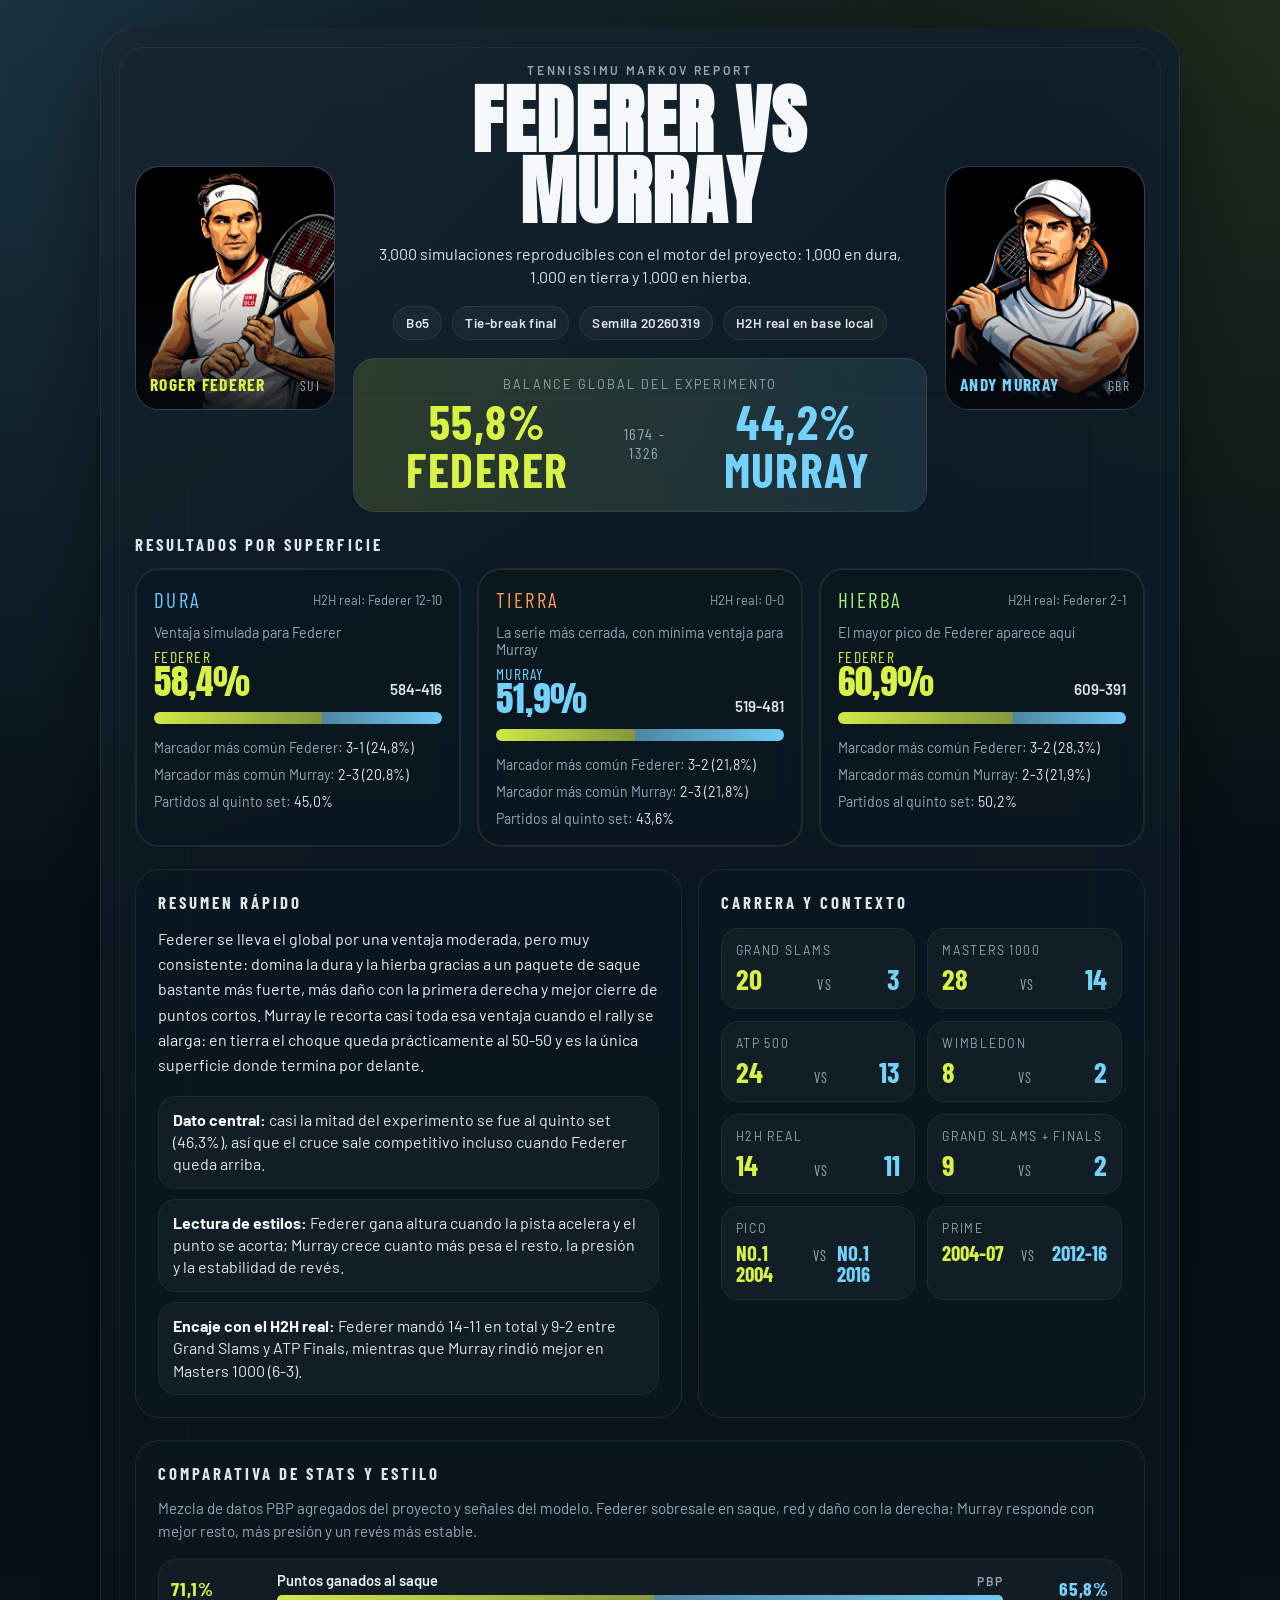
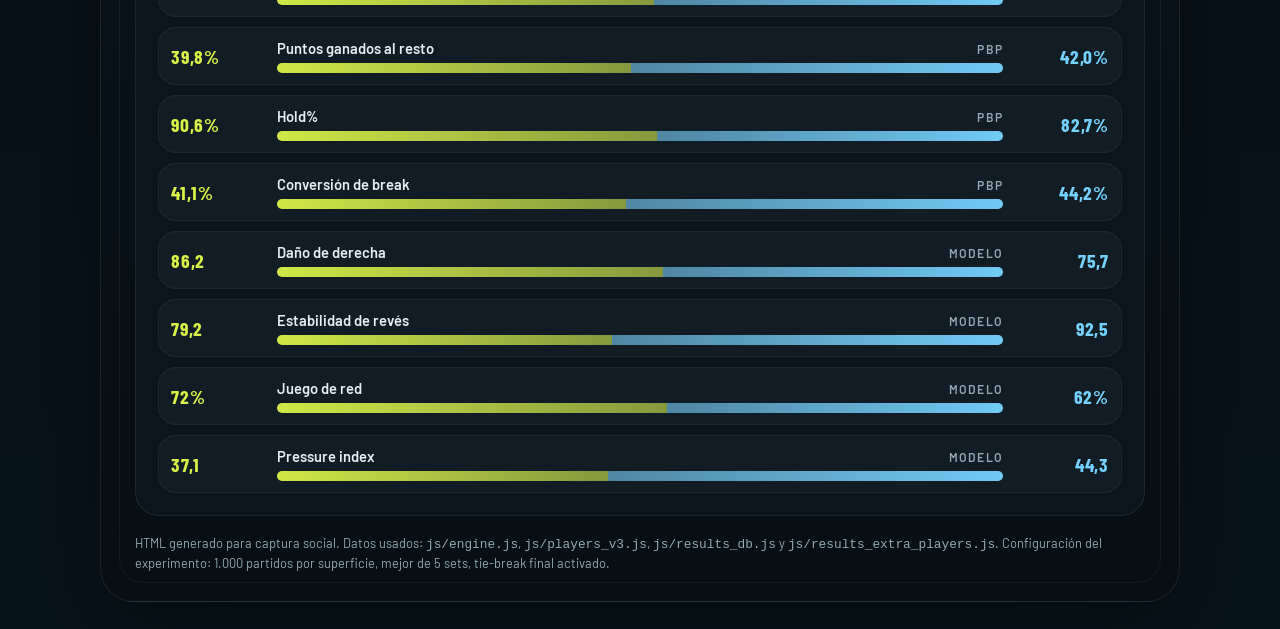
<file: federer-vs-murray.html>
<!DOCTYPE html>
<html lang="es">
<head>
<meta charset="UTF-8">
<meta name="viewport" content="width=device-width, initial-scale=1.0">
<title>Federer vs Murray | TennisSimu</title>
<meta name="description" content="Simulación Federer vs Murray con 1000 partidos por superficie, comparativa de carrera y resumen en español.">
<link rel="preconnect" href="https://fonts.googleapis.com">
<link rel="preconnect" href="https://fonts.gstatic.com" crossorigin>
<link href="https://fonts.googleapis.com/css2?family=Anton&family=Barlow:wght@400;500;600;700&family=Barlow+Condensed:wght@400;600;700&display=swap" rel="stylesheet">
<style>
  :root {
    --bg: #071017;
    --bg-soft: #0f1b24;
    --panel: rgba(11, 23, 31, 0.84);
    --panel-strong: rgba(8, 16, 23, 0.94);
    --line: rgba(201, 225, 236, 0.12);
    --text: #f5f7f8;
    --muted: #93a8b3;
    --fed: #d9f247;
    --fed-soft: #7d8f1f;
    --mur: #75d2ff;
    --mur-soft: #195c7e;
    --hard: #5fcfff;
    --clay: #ff9b54;
    --grass: #a3f278;
    --shadow: 0 28px 90px rgba(0, 0, 0, 0.42);
  }

  * {
    box-sizing: border-box;
  }

  html,
  body {
    margin: 0;
    min-height: 100%;
    background:
      radial-gradient(circle at top left, rgba(117, 210, 255, 0.18), transparent 36%),
      radial-gradient(circle at top right, rgba(217, 242, 71, 0.12), transparent 34%),
      linear-gradient(180deg, #061017 0%, #071017 50%, #08141b 100%);
    color: var(--text);
    font-family: "Barlow", sans-serif;
  }

  body {
    padding: 28px;
    display: flex;
    justify-content: center;
  }

  .poster {
    position: relative;
    width: min(1080px, calc(100vw - 32px));
    min-height: 1360px;
    background:
      linear-gradient(135deg, rgba(255, 255, 255, 0.03), transparent 30%),
      linear-gradient(180deg, rgba(15, 31, 42, 0.92), rgba(7, 14, 20, 0.98));
    border: 1px solid rgba(255, 255, 255, 0.08);
    border-radius: 34px;
    box-shadow: var(--shadow);
    overflow: hidden;
  }

  .poster::before,
  .poster::after {
    content: "";
    position: absolute;
    inset: auto;
    pointer-events: none;
  }

  .poster::before {
    top: 18px;
    left: 18px;
    right: 18px;
    bottom: 18px;
    border: 1px solid rgba(255, 255, 255, 0.05);
    border-radius: 24px;
  }

  .poster::after {
    top: 17%;
    left: 8%;
    width: 84%;
    height: 62%;
    border: 1px solid rgba(255, 255, 255, 0.04);
    border-radius: 22px;
    box-shadow:
      0 0 0 1px rgba(255, 255, 255, 0.02) inset,
      0 0 0 120px rgba(255, 255, 255, 0.01) inset;
    opacity: 0.35;
  }

  .hero {
    position: relative;
    z-index: 1;
    display: grid;
    grid-template-columns: 200px 1fr 200px;
    gap: 18px;
    align-items: center;
    padding: 34px 34px 22px;
  }

  .portrait {
    position: relative;
    height: 244px;
    border-radius: 24px;
    overflow: hidden;
    background: linear-gradient(180deg, rgba(255, 255, 255, 0.08), rgba(255, 255, 255, 0.02));
    border: 1px solid rgba(255, 255, 255, 0.1);
  }

  .portrait::after {
    content: "";
    position: absolute;
    inset: auto 0 0 0;
    height: 50%;
    background: linear-gradient(180deg, transparent, rgba(5, 10, 15, 0.88));
  }

  .portrait.fed {
    box-shadow: inset 0 0 0 1px rgba(217, 242, 71, 0.16);
  }

  .portrait.mur {
    box-shadow: inset 0 0 0 1px rgba(117, 210, 255, 0.18);
  }

  .portrait img {
    width: 100%;
    height: 100%;
    object-fit: cover;
    object-position: center top;
    filter: saturate(1.04) contrast(1.02);
  }

  .portrait-label {
    position: absolute;
    left: 14px;
    right: 14px;
    bottom: 14px;
    z-index: 1;
    display: flex;
    justify-content: space-between;
    align-items: baseline;
    gap: 12px;
    font-family: "Barlow Condensed", sans-serif;
    text-transform: uppercase;
    letter-spacing: 0.08em;
  }

  .portrait-name {
    font-size: 1.1rem;
    font-weight: 700;
  }

  .portrait-flag {
    color: var(--muted);
    font-size: 0.86rem;
  }

  .hero-copy {
    text-align: center;
  }

  .eyebrow {
    margin: 0 0 8px;
    color: var(--muted);
    text-transform: uppercase;
    letter-spacing: 0.22em;
    font-size: 0.76rem;
    font-weight: 600;
  }

  .title {
    margin: 0;
    font-family: "Anton", sans-serif;
    font-size: clamp(3rem, 6vw, 4.7rem);
    line-height: 0.95;
    letter-spacing: 0.02em;
    text-transform: uppercase;
  }

  .subtitle {
    margin: 14px auto 0;
    max-width: 560px;
    color: #dce5e9;
    font-size: 1rem;
    line-height: 1.45;
  }

  .chips {
    display: flex;
    justify-content: center;
    flex-wrap: wrap;
    gap: 10px;
    margin-top: 18px;
  }

  .chip {
    padding: 8px 12px;
    border-radius: 999px;
    border: 1px solid rgba(255, 255, 255, 0.08);
    background: rgba(255, 255, 255, 0.04);
    color: #dce5e9;
    font-size: 0.84rem;
    font-weight: 600;
    letter-spacing: 0.03em;
  }

  .headline {
    margin-top: 18px;
    padding: 18px 22px;
    border-radius: 22px;
    background: linear-gradient(90deg, rgba(217, 242, 71, 0.14), rgba(117, 210, 255, 0.12));
    border: 1px solid rgba(255, 255, 255, 0.08);
  }

  .headline-kicker {
    margin: 0 0 6px;
    font-size: 0.78rem;
    text-transform: uppercase;
    letter-spacing: 0.16em;
    color: var(--muted);
  }

  .headline-main {
    display: flex;
    align-items: baseline;
    justify-content: center;
    gap: 16px;
    font-family: "Barlow Condensed", sans-serif;
    text-transform: uppercase;
  }

  .headline-main strong {
    font-size: clamp(2rem, 4.5vw, 3rem);
    line-height: 1;
    letter-spacing: 0.03em;
  }

  .headline-main span {
    font-size: 1rem;
    color: var(--muted);
    letter-spacing: 0.1em;
  }

  .fed-tint {
    color: var(--fed);
  }

  .mur-tint {
    color: var(--mur);
  }

  .section {
    position: relative;
    z-index: 1;
    padding: 0 34px;
  }

  .section-title {
    margin: 0 0 14px;
    font-family: "Barlow Condensed", sans-serif;
    font-size: 1.05rem;
    letter-spacing: 0.18em;
    text-transform: uppercase;
    color: #dce5e9;
  }

  .surface-grid {
    display: grid;
    grid-template-columns: repeat(3, minmax(0, 1fr));
    gap: 16px;
    margin-top: 12px;
  }

  .surface-card {
    padding: 18px;
    border-radius: 24px;
    border: 1px solid rgba(255, 255, 255, 0.08);
    background: var(--panel);
    backdrop-filter: blur(10px);
  }

  .surface-card.hard {
    box-shadow: inset 0 0 0 1px rgba(95, 207, 255, 0.12);
  }

  .surface-card.clay {
    box-shadow: inset 0 0 0 1px rgba(255, 155, 84, 0.14);
  }

  .surface-card.grass {
    box-shadow: inset 0 0 0 1px rgba(163, 242, 120, 0.12);
  }

  .surface-top {
    display: flex;
    justify-content: space-between;
    align-items: center;
    gap: 14px;
    margin-bottom: 12px;
  }

  .surface-name {
    font-family: "Barlow Condensed", sans-serif;
    font-size: 1.3rem;
    letter-spacing: 0.12em;
    text-transform: uppercase;
  }

  .surface-h2h {
    color: var(--muted);
    font-size: 0.8rem;
    text-align: right;
  }

  .surface-leader {
    margin: 0;
    font-size: 0.9rem;
    color: var(--muted);
  }

  .surface-winline {
    display: flex;
    justify-content: space-between;
    align-items: flex-end;
    gap: 12px;
    margin: 6px 0 14px;
  }

  .surface-player {
    font-family: "Barlow Condensed", sans-serif;
    text-transform: uppercase;
    letter-spacing: 0.08em;
    font-size: 0.98rem;
  }

  .surface-pct {
    font-family: "Anton", sans-serif;
    font-size: 2.2rem;
    line-height: 0.9;
  }

  .surface-record {
    color: #dce5e9;
    font-size: 0.95rem;
    font-weight: 600;
  }

  .split-bar {
    display: flex;
    width: 100%;
    height: 12px;
    border-radius: 999px;
    overflow: hidden;
    background: rgba(255, 255, 255, 0.08);
    margin-bottom: 14px;
  }

  .split-bar .fed {
    background: linear-gradient(90deg, rgba(217, 242, 71, 0.95), rgba(217, 242, 71, 0.55));
  }

  .split-bar .mur {
    background: linear-gradient(90deg, rgba(117, 210, 255, 0.55), rgba(117, 210, 255, 0.95));
  }

  .surface-notes {
    display: grid;
    gap: 8px;
    color: #dbe4e8;
    font-size: 0.88rem;
    line-height: 1.35;
  }

  .surface-notes span {
    color: var(--muted);
  }

  .insight-grid {
    display: grid;
    grid-template-columns: 1.1fr 0.9fr;
    gap: 16px;
    margin-top: 22px;
  }

  .card {
    padding: 22px;
    border-radius: 24px;
    background: var(--panel);
    border: 1px solid rgba(255, 255, 255, 0.08);
  }

  .summary-copy {
    margin: 0;
    color: #e4ecef;
    font-size: 1rem;
    line-height: 1.58;
  }

  .summary-points {
    display: grid;
    gap: 10px;
    margin-top: 18px;
  }

  .summary-point {
    padding: 12px 14px;
    border-radius: 18px;
    background: rgba(255, 255, 255, 0.035);
    border: 1px solid rgba(255, 255, 255, 0.05);
    color: #dce5e9;
    line-height: 1.4;
  }

  .summary-point strong {
    color: var(--text);
  }

  .career-grid {
    display: grid;
    grid-template-columns: repeat(2, minmax(0, 1fr));
    gap: 12px;
    margin-top: 16px;
  }

  .duel {
    padding: 14px;
    border-radius: 18px;
    background: rgba(255, 255, 255, 0.035);
    border: 1px solid rgba(255, 255, 255, 0.05);
  }

  .duel-label {
    margin: 0 0 8px;
    color: var(--muted);
    font-size: 0.76rem;
    text-transform: uppercase;
    letter-spacing: 0.14em;
  }

  .duel-values {
    display: flex;
    justify-content: space-between;
    align-items: baseline;
    gap: 10px;
    font-family: "Barlow Condensed", sans-serif;
    text-transform: uppercase;
  }

  .duel-values strong {
    font-size: 1.8rem;
    line-height: 1;
  }

  .duel-values span {
    color: var(--muted);
    font-size: 0.9rem;
    letter-spacing: 0.08em;
  }

  .stats-card {
    margin-top: 22px;
  }

  .stats-lead {
    margin: 0 0 16px;
    color: var(--muted);
    font-size: 0.95rem;
    line-height: 1.5;
  }

  .metric-list {
    display: grid;
    gap: 10px;
  }

  .metric-row {
    display: grid;
    grid-template-columns: 92px 1fr 92px;
    gap: 14px;
    align-items: center;
    padding: 11px 12px;
    border-radius: 18px;
    background: rgba(255, 255, 255, 0.03);
    border: 1px solid rgba(255, 255, 255, 0.05);
  }

  .metric-value {
    font-family: "Barlow Condensed", sans-serif;
    font-size: 1.22rem;
    font-weight: 700;
    letter-spacing: 0.04em;
  }

  .metric-value.right {
    text-align: right;
  }

  .metric-label {
    display: flex;
    justify-content: space-between;
    align-items: baseline;
    gap: 12px;
    margin-bottom: 6px;
    font-size: 0.92rem;
    font-weight: 600;
    color: #e6eef1;
  }

  .metric-source {
    color: var(--muted);
    font-size: 0.76rem;
    text-transform: uppercase;
    letter-spacing: 0.1em;
  }

  .metric-track {
    display: flex;
    width: 100%;
    height: 10px;
    border-radius: 999px;
    overflow: hidden;
    background: rgba(255, 255, 255, 0.07);
  }

  .metric-track .fed {
    background: linear-gradient(90deg, rgba(217, 242, 71, 0.95), rgba(217, 242, 71, 0.55));
  }

  .metric-track .mur {
    background: linear-gradient(90deg, rgba(117, 210, 255, 0.55), rgba(117, 210, 255, 0.95));
  }

  .footer {
    padding: 18px 34px 28px;
    color: var(--muted);
    font-size: 0.8rem;
    line-height: 1.45;
  }

  @media (max-width: 960px) {
    body {
      padding: 14px;
    }

    .poster {
      width: 100%;
      min-height: auto;
    }

    .hero,
    .surface-grid,
    .insight-grid {
      grid-template-columns: 1fr;
    }

    .portrait {
      height: 300px;
    }

    .metric-row {
      grid-template-columns: 76px 1fr 76px;
      gap: 10px;
    }
  }
</style>
</head>
<body>
  <main class="poster">
    <section class="hero">
      <div class="portrait fed">
        <img src="img/federer.png" alt="Roger Federer">
        <div class="portrait-label">
          <span class="portrait-name fed-tint">Roger Federer</span>
          <span class="portrait-flag">SUI</span>
        </div>
      </div>

      <div class="hero-copy">
        <p class="eyebrow">TennisSimu Markov Report</p>
        <h1 class="title">Federer vs Murray</h1>
        <p class="subtitle">
          3.000 simulaciones reproducibles con el motor del proyecto: 1.000 en dura,
          1.000 en tierra y 1.000 en hierba.
        </p>

        <div class="chips">
          <span class="chip">Bo5</span>
          <span class="chip">Tie-break final</span>
          <span class="chip">Semilla 20260319</span>
          <span class="chip">H2H real en base local</span>
        </div>

        <div class="headline">
          <p class="headline-kicker">Balance global del experimento</p>
          <div class="headline-main">
            <strong class="fed-tint">55,8% Federer</strong>
            <span>1674 - 1326</span>
            <strong class="mur-tint">44,2% Murray</strong>
          </div>
        </div>
      </div>

      <div class="portrait mur">
        <img src="img/murray.png" alt="Andy Murray">
        <div class="portrait-label">
          <span class="portrait-name mur-tint">Andy Murray</span>
          <span class="portrait-flag">GBR</span>
        </div>
      </div>
    </section>

    <section class="section">
      <h2 class="section-title">Resultados por superficie</h2>
      <div class="surface-grid">
        <article class="surface-card hard">
          <div class="surface-top">
            <div class="surface-name" style="color: var(--hard);">Dura</div>
            <div class="surface-h2h">H2H real: Federer 12-10</div>
          </div>
          <p class="surface-leader">Ventaja simulada para Federer</p>
          <div class="surface-winline">
            <div>
              <div class="surface-player fed-tint">Federer</div>
              <div class="surface-pct fed-tint">58,4%</div>
            </div>
            <div class="surface-record">584-416</div>
          </div>
          <div class="split-bar">
            <div class="fed" style="width:58.4%"></div>
            <div class="mur" style="width:41.6%"></div>
          </div>
          <div class="surface-notes">
            <div><span>Marcador más común Federer:</span> 3-1 (24,8%)</div>
            <div><span>Marcador más común Murray:</span> 2-3 (20,8%)</div>
            <div><span>Partidos al quinto set:</span> 45,0%</div>
          </div>
        </article>

        <article class="surface-card clay">
          <div class="surface-top">
            <div class="surface-name" style="color: var(--clay);">Tierra</div>
            <div class="surface-h2h">H2H real: 0-0</div>
          </div>
          <p class="surface-leader">La serie más cerrada, con mínima ventaja para Murray</p>
          <div class="surface-winline">
            <div>
              <div class="surface-player mur-tint">Murray</div>
              <div class="surface-pct mur-tint">51,9%</div>
            </div>
            <div class="surface-record">519-481</div>
          </div>
          <div class="split-bar">
            <div class="fed" style="width:48.1%"></div>
            <div class="mur" style="width:51.9%"></div>
          </div>
          <div class="surface-notes">
            <div><span>Marcador más común Federer:</span> 3-2 (21,8%)</div>
            <div><span>Marcador más común Murray:</span> 2-3 (21,8%)</div>
            <div><span>Partidos al quinto set:</span> 43,6%</div>
          </div>
        </article>

        <article class="surface-card grass">
          <div class="surface-top">
            <div class="surface-name" style="color: var(--grass);">Hierba</div>
            <div class="surface-h2h">H2H real: Federer 2-1</div>
          </div>
          <p class="surface-leader">El mayor pico de Federer aparece aquí</p>
          <div class="surface-winline">
            <div>
              <div class="surface-player fed-tint">Federer</div>
              <div class="surface-pct fed-tint">60,9%</div>
            </div>
            <div class="surface-record">609-391</div>
          </div>
          <div class="split-bar">
            <div class="fed" style="width:60.9%"></div>
            <div class="mur" style="width:39.1%"></div>
          </div>
          <div class="surface-notes">
            <div><span>Marcador más común Federer:</span> 3-2 (28,3%)</div>
            <div><span>Marcador más común Murray:</span> 2-3 (21,9%)</div>
            <div><span>Partidos al quinto set:</span> 50,2%</div>
          </div>
        </article>
      </div>
    </section>

    <section class="section">
      <div class="insight-grid">
        <article class="card">
          <h2 class="section-title">Resumen rápido</h2>
          <p class="summary-copy">
            Federer se lleva el global por una ventaja moderada, pero muy consistente:
            domina la dura y la hierba gracias a un paquete de saque bastante más fuerte,
            más daño con la primera derecha y mejor cierre de puntos cortos. Murray le
            recorta casi toda esa ventaja cuando el rally se alarga: en tierra el choque
            queda prácticamente al 50-50 y es la única superficie donde termina por delante.
          </p>
          <div class="summary-points">
            <div class="summary-point">
              <strong>Dato central:</strong> casi la mitad del experimento se fue al quinto set
              (46,3%), así que el cruce sale competitivo incluso cuando Federer queda arriba.
            </div>
            <div class="summary-point">
              <strong>Lectura de estilos:</strong> Federer gana altura cuando la pista acelera y el
              punto se acorta; Murray crece cuanto más pesa el resto, la presión y la estabilidad de revés.
            </div>
            <div class="summary-point">
              <strong>Encaje con el H2H real:</strong> Federer mandó 14-11 en total y 9-2 entre Grand Slams
              y ATP Finals, mientras que Murray rindió mejor en Masters 1000 (6-3).
            </div>
          </div>
        </article>

        <article class="card">
          <h2 class="section-title">Carrera y contexto</h2>
          <div class="career-grid">
            <div class="duel">
              <p class="duel-label">Grand Slams</p>
              <div class="duel-values">
                <strong class="fed-tint">20</strong>
                <span>vs</span>
                <strong class="mur-tint">3</strong>
              </div>
            </div>
            <div class="duel">
              <p class="duel-label">Masters 1000</p>
              <div class="duel-values">
                <strong class="fed-tint">28</strong>
                <span>vs</span>
                <strong class="mur-tint">14</strong>
              </div>
            </div>
            <div class="duel">
              <p class="duel-label">ATP 500</p>
              <div class="duel-values">
                <strong class="fed-tint">24</strong>
                <span>vs</span>
                <strong class="mur-tint">13</strong>
              </div>
            </div>
            <div class="duel">
              <p class="duel-label">Wimbledon</p>
              <div class="duel-values">
                <strong class="fed-tint">8</strong>
                <span>vs</span>
                <strong class="mur-tint">2</strong>
              </div>
            </div>
            <div class="duel">
              <p class="duel-label">H2H real</p>
              <div class="duel-values">
                <strong class="fed-tint">14</strong>
                <span>vs</span>
                <strong class="mur-tint">11</strong>
              </div>
            </div>
            <div class="duel">
              <p class="duel-label">Grand Slams + Finals</p>
              <div class="duel-values">
                <strong class="fed-tint">9</strong>
                <span>vs</span>
                <strong class="mur-tint">2</strong>
              </div>
            </div>
            <div class="duel">
              <p class="duel-label">Pico</p>
              <div class="duel-values">
                <strong class="fed-tint" style="font-size:1.3rem;">No.1 2004</strong>
                <span>vs</span>
                <strong class="mur-tint" style="font-size:1.3rem;">No.1 2016</strong>
              </div>
            </div>
            <div class="duel">
              <p class="duel-label">Prime</p>
              <div class="duel-values">
                <strong class="fed-tint" style="font-size:1.3rem;">2004-07</strong>
                <span>vs</span>
                <strong class="mur-tint" style="font-size:1.3rem;">2012-16</strong>
              </div>
            </div>
          </div>
        </article>
      </div>
    </section>

    <section class="section stats-card">
      <article class="card">
        <h2 class="section-title">Comparativa de stats y estilo</h2>
        <p class="stats-lead">
          Mezcla de datos PBP agregados del proyecto y señales del modelo. Federer sobresale en
          saque, red y daño con la derecha; Murray responde con mejor resto, más presión y un revés más estable.
        </p>

        <div class="metric-list">
          <div class="metric-row">
            <div class="metric-value fed-tint">71,1%</div>
            <div>
              <div class="metric-label">
                <span>Puntos ganados al saque</span>
                <span class="metric-source">PBP</span>
              </div>
              <div class="metric-track">
                <div class="fed" style="width:51.9%"></div>
                <div class="mur" style="width:48.1%"></div>
              </div>
            </div>
            <div class="metric-value right mur-tint">65,8%</div>
          </div>

          <div class="metric-row">
            <div class="metric-value fed-tint">39,8%</div>
            <div>
              <div class="metric-label">
                <span>Puntos ganados al resto</span>
                <span class="metric-source">PBP</span>
              </div>
              <div class="metric-track">
                <div class="fed" style="width:48.7%"></div>
                <div class="mur" style="width:51.3%"></div>
              </div>
            </div>
            <div class="metric-value right mur-tint">42,0%</div>
          </div>

          <div class="metric-row">
            <div class="metric-value fed-tint">90,6%</div>
            <div>
              <div class="metric-label">
                <span>Hold%</span>
                <span class="metric-source">PBP</span>
              </div>
              <div class="metric-track">
                <div class="fed" style="width:52.3%"></div>
                <div class="mur" style="width:47.7%"></div>
              </div>
            </div>
            <div class="metric-value right mur-tint">82,7%</div>
          </div>

          <div class="metric-row">
            <div class="metric-value fed-tint">41,1%</div>
            <div>
              <div class="metric-label">
                <span>Conversión de break</span>
                <span class="metric-source">PBP</span>
              </div>
              <div class="metric-track">
                <div class="fed" style="width:48.1%"></div>
                <div class="mur" style="width:51.9%"></div>
              </div>
            </div>
            <div class="metric-value right mur-tint">44,2%</div>
          </div>

          <div class="metric-row">
            <div class="metric-value fed-tint">86,2</div>
            <div>
              <div class="metric-label">
                <span>Daño de derecha</span>
                <span class="metric-source">Modelo</span>
              </div>
              <div class="metric-track">
                <div class="fed" style="width:53.2%"></div>
                <div class="mur" style="width:46.8%"></div>
              </div>
            </div>
            <div class="metric-value right mur-tint">75,7</div>
          </div>

          <div class="metric-row">
            <div class="metric-value fed-tint">79,2</div>
            <div>
              <div class="metric-label">
                <span>Estabilidad de revés</span>
                <span class="metric-source">Modelo</span>
              </div>
              <div class="metric-track">
                <div class="fed" style="width:46.1%"></div>
                <div class="mur" style="width:53.9%"></div>
              </div>
            </div>
            <div class="metric-value right mur-tint">92,5</div>
          </div>

          <div class="metric-row">
            <div class="metric-value fed-tint">72%</div>
            <div>
              <div class="metric-label">
                <span>Juego de red</span>
                <span class="metric-source">Modelo</span>
              </div>
              <div class="metric-track">
                <div class="fed" style="width:53.7%"></div>
                <div class="mur" style="width:46.3%"></div>
              </div>
            </div>
            <div class="metric-value right mur-tint">62%</div>
          </div>

          <div class="metric-row">
            <div class="metric-value fed-tint">37,1</div>
            <div>
              <div class="metric-label">
                <span>Pressure index</span>
                <span class="metric-source">Modelo</span>
              </div>
              <div class="metric-track">
                <div class="fed" style="width:45.6%"></div>
                <div class="mur" style="width:54.4%"></div>
              </div>
            </div>
            <div class="metric-value right mur-tint">44,3</div>
          </div>
        </div>
      </article>
    </section>

    <footer class="footer">
      HTML generado para captura social. Datos usados: <code>js/engine.js</code>, <code>js/players_v3.js</code>,
      <code>js/results_db.js</code> y <code>js/results_extra_players.js</code>. Configuración del experimento:
      1.000 partidos por superficie, mejor de 5 sets, tie-break final activado.
    </footer>
  </main>
</body>
</html>
</file>
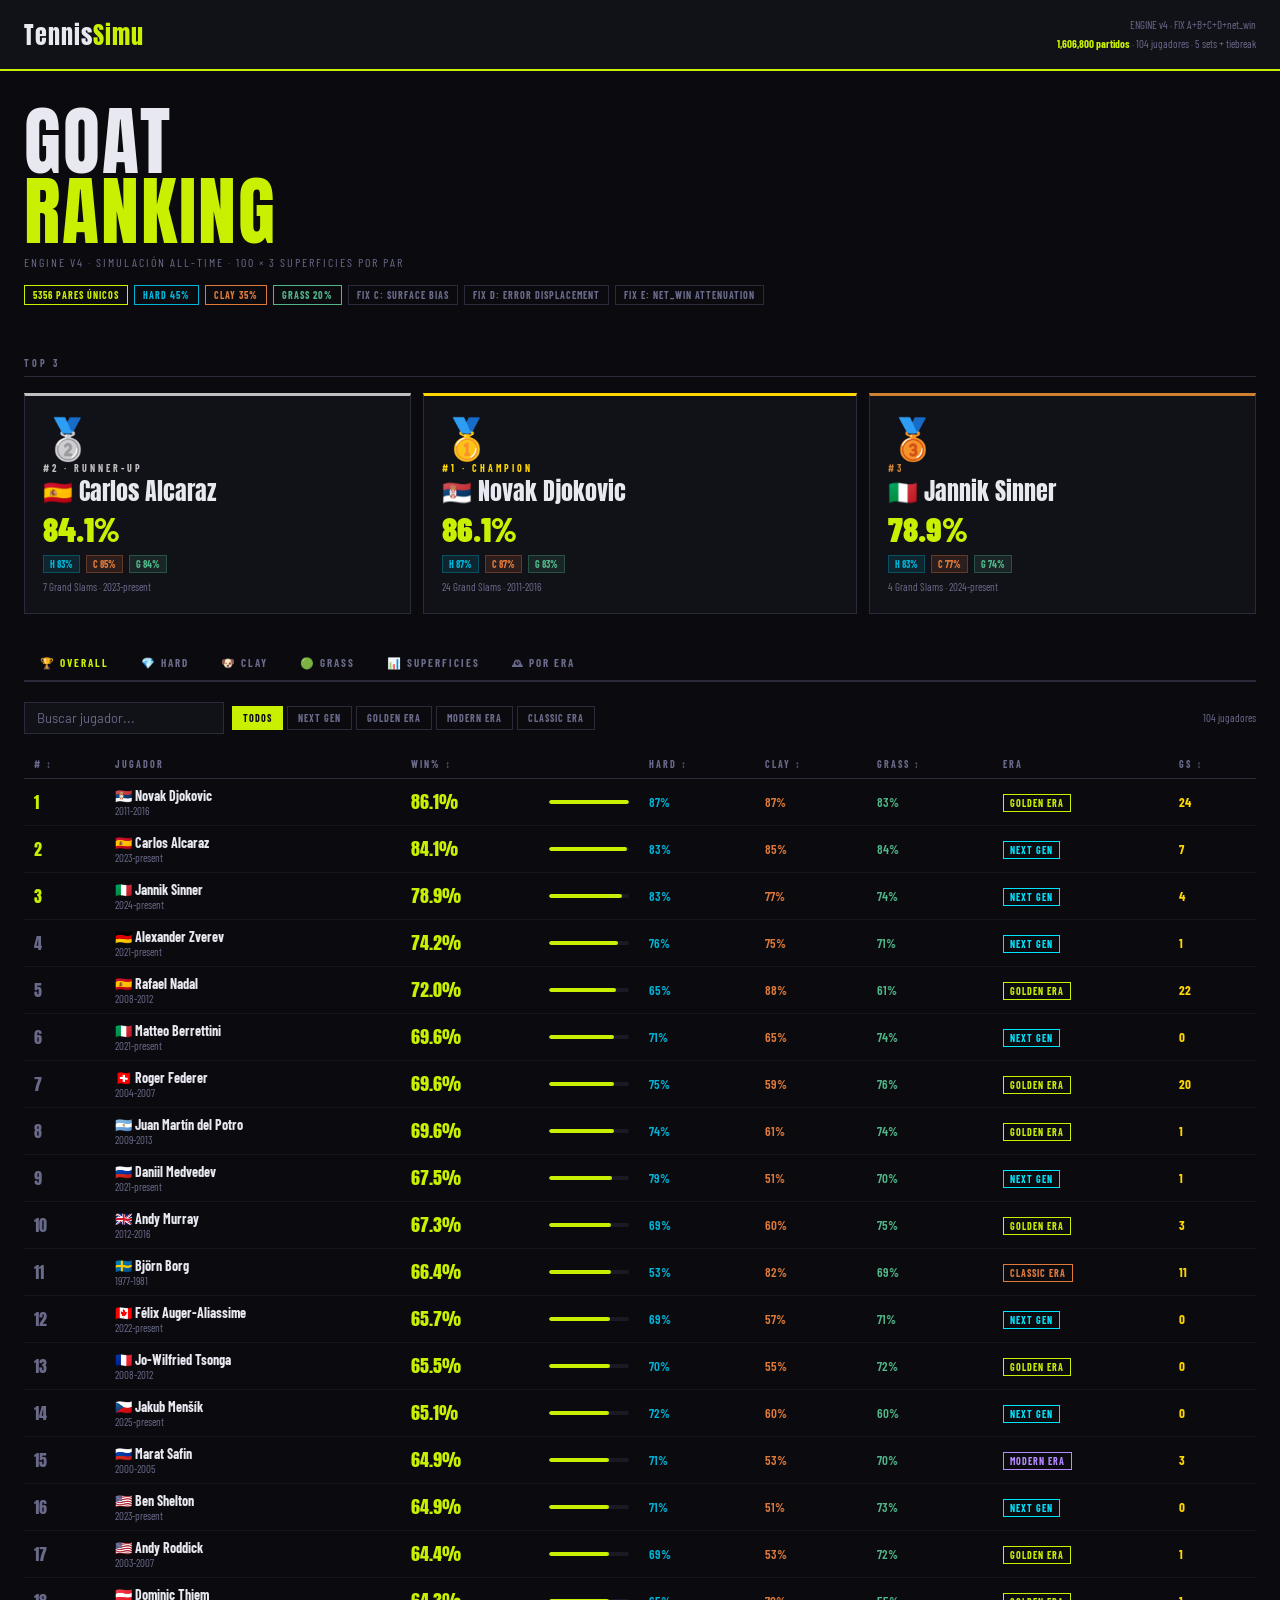
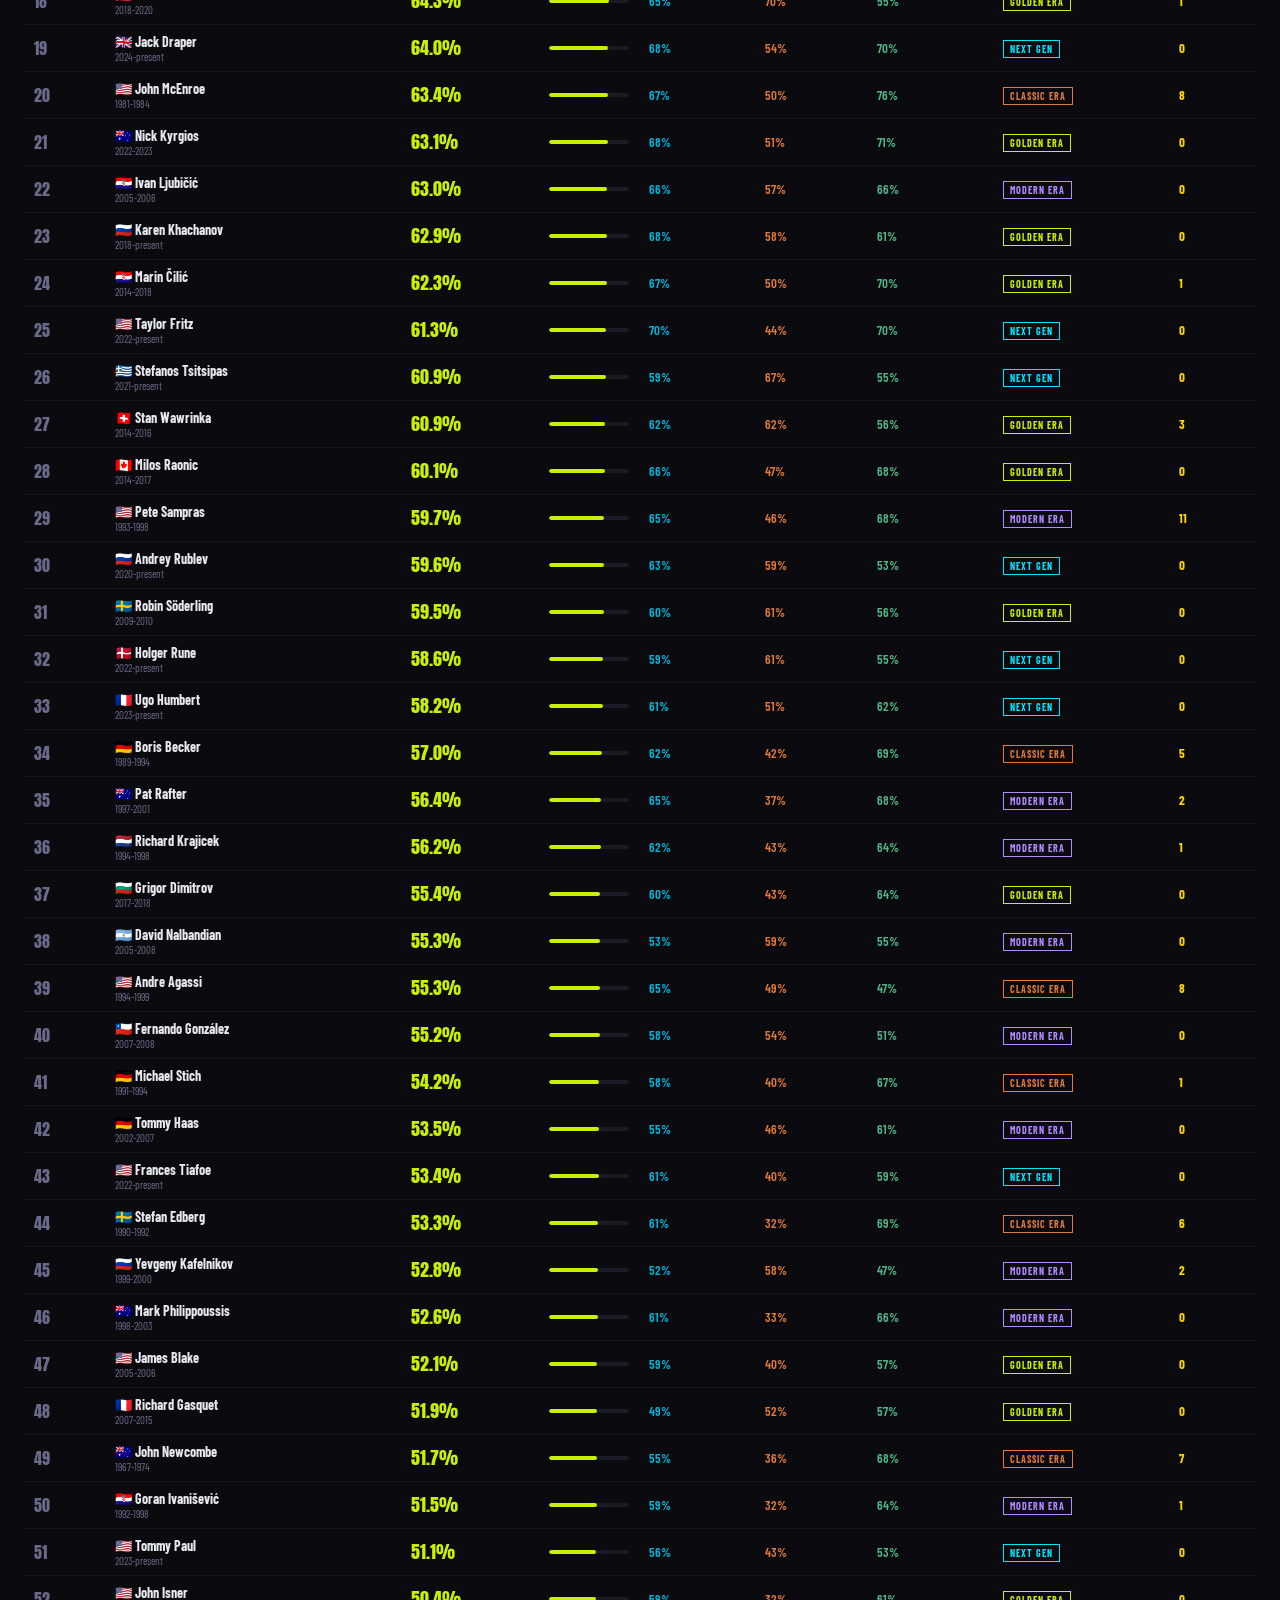
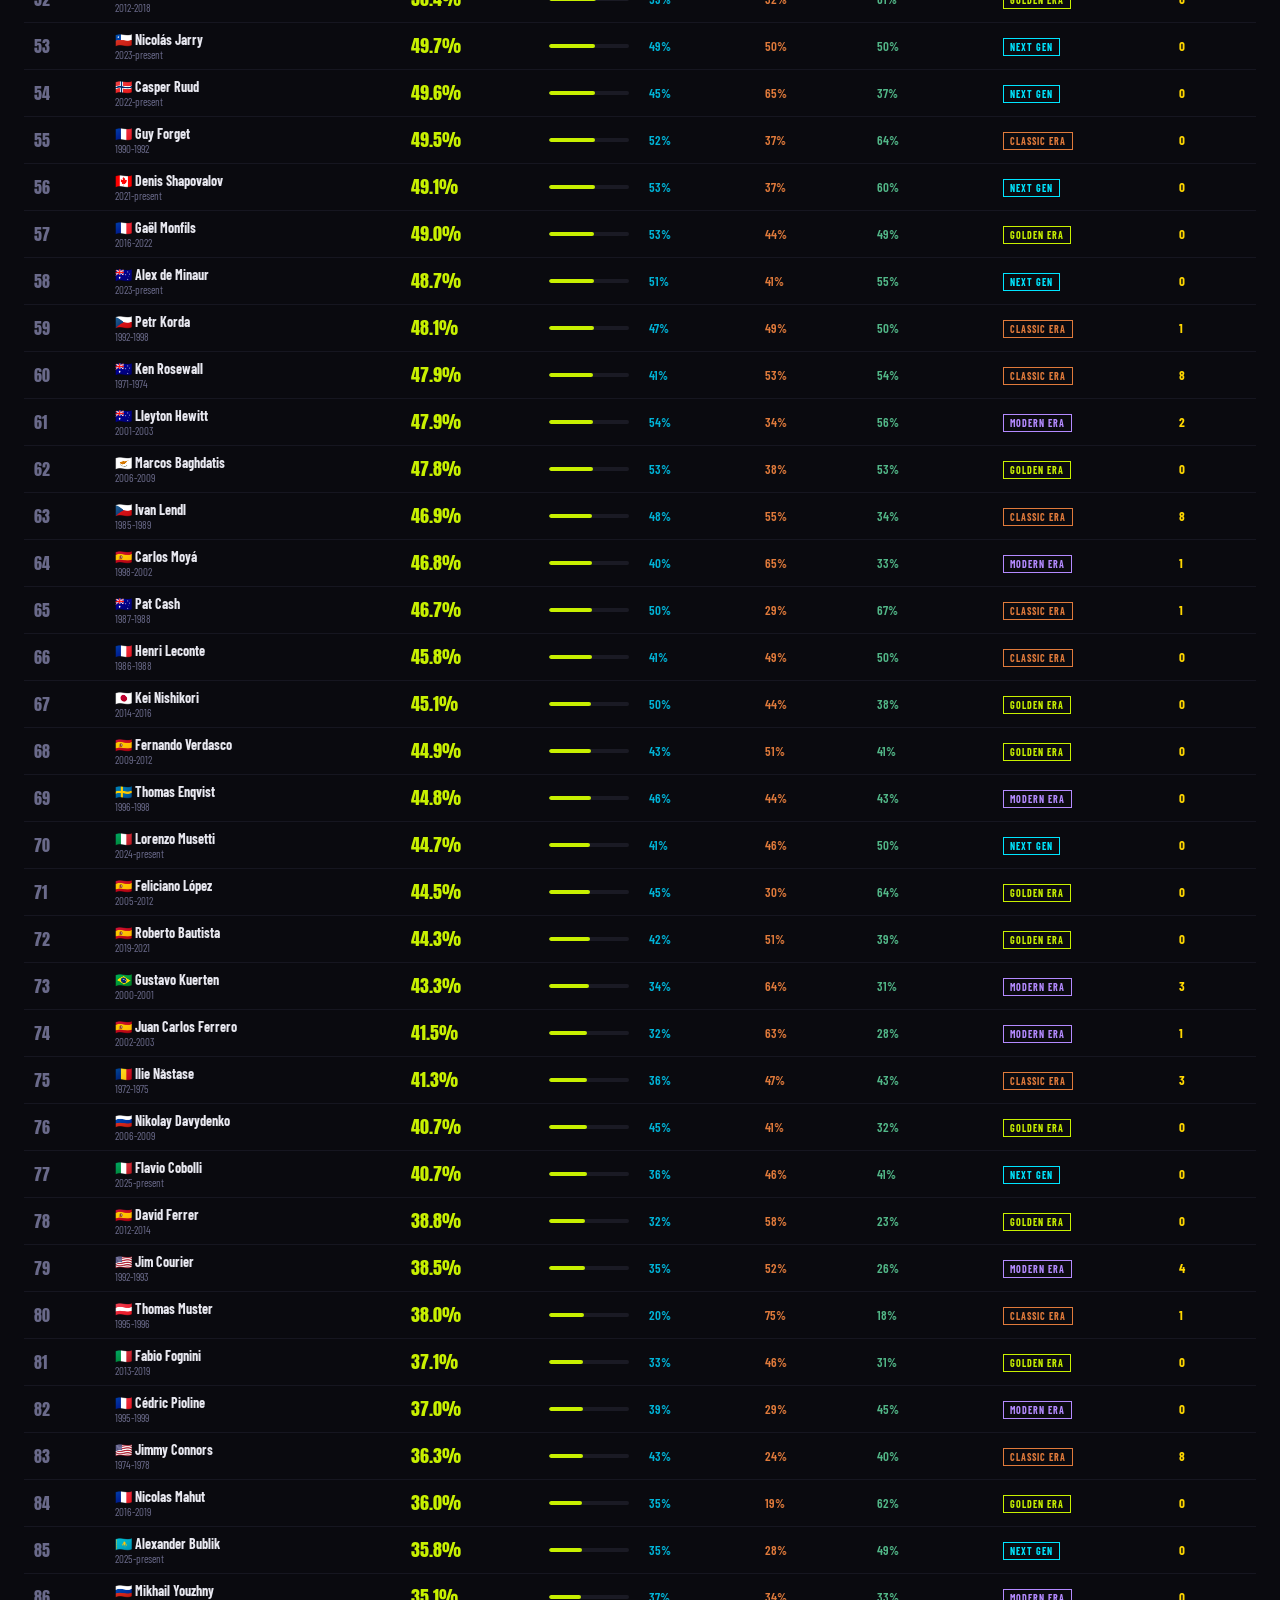
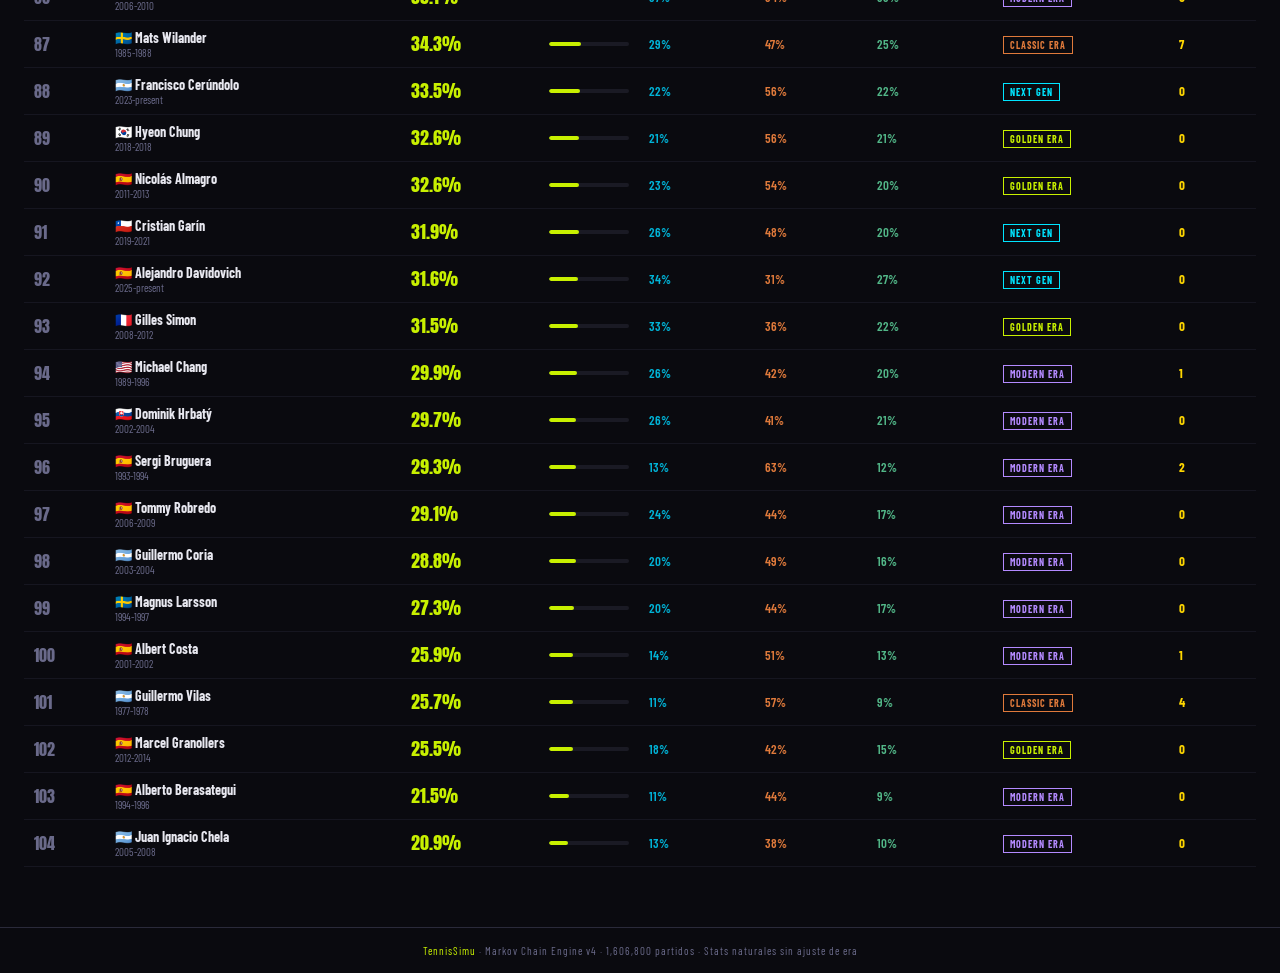
<file: tennissimu-ranking-v4.html>
<!DOCTYPE html>
<html lang="es">
<head>
<meta charset="UTF-8">
<meta name="viewport" content="width=device-width, initial-scale=1.0">
<title>TennisSimu \u2014 GOAT Ranking v4</title>
<link href="https://fonts.googleapis.com/css2?family=Anton&family=Barlow+Condensed:wght@300;400;600;700;900&family=Barlow:wght@300;400;500&display=swap" rel="stylesheet">
<style>
:root{--bg:#0a0a0f;--bg2:#111118;--bg3:#1a1a24;--border:#2a2a3a;--accent:#c8f000;--accent2:#00e5ff;--text:#e8e8f0;--muted:#6a6a8a;--hard:#00b4d8;--clay:#e07a3b;--grass:#52b788;--gold:#ffd700;--silver:#c0c0c0;--bronze:#cd7f32}
*,*::before,*::after{box-sizing:border-box;margin:0;padding:0}
html{scroll-behavior:smooth}
body{background:var(--bg);color:var(--text);font-family:'Barlow',sans-serif;min-height:100vh}
.rk-header{background:var(--bg2);border-bottom:2px solid var(--accent);padding:16px 24px;display:flex;align-items:center;justify-content:space-between;position:sticky;top:0;z-index:100}
.rk-logo{font-family:'Anton',sans-serif;font-size:24px;letter-spacing:1px}.rk-logo span{color:var(--accent)}
.rk-header-meta{font-family:'Barlow Condensed',sans-serif;font-size:11px;color:var(--muted);text-align:right;line-height:1.7}.rk-header-meta strong{color:var(--accent)}
.rk-wrap{max-width:1400px;margin:0 auto;padding:0 24px}
.rk-hero{padding:36px 0 20px}
.rk-title{font-family:'Anton',sans-serif;font-size:clamp(36px,7vw,76px);line-height:.92;letter-spacing:2px;margin-bottom:8px}
.rk-title .hl{color:var(--accent)}
.rk-sub{font-family:'Barlow Condensed',sans-serif;font-size:12px;color:var(--muted);letter-spacing:2px;text-transform:uppercase;margin-bottom:16px}
.rk-tags{display:flex;gap:6px;flex-wrap:wrap}
.rk-tag{font-family:'Barlow Condensed',sans-serif;font-size:10px;font-weight:700;letter-spacing:1px;text-transform:uppercase;padding:3px 8px;border:1px solid var(--border);color:var(--muted)}
.rk-tag.a{border-color:var(--accent);color:var(--accent)}.rk-tag.h{border-color:var(--hard);color:var(--hard)}.rk-tag.c{border-color:var(--clay);color:var(--clay)}.rk-tag.g{border-color:var(--grass);color:var(--grass)}
.rk-sec-title{font-family:'Barlow Condensed',sans-serif;font-size:10px;font-weight:700;letter-spacing:3px;text-transform:uppercase;color:var(--muted);margin-bottom:16px;padding-bottom:7px;border-bottom:1px solid var(--border)}
.rk-podium-section{padding:32px 0}
.rk-podium{display:grid;grid-template-columns:1fr 1.12fr 1fr;gap:12px}
.rk-card{background:var(--bg2);border:1px solid var(--border);padding:20px 18px;cursor:pointer;transition:transform .2s,border-color .2s}
.rk-card:hover{transform:translateY(-3px);border-color:var(--accent)}
.rk-card.rk-p1{border-top:3px solid var(--gold);order:2}.rk-card.rk-p2{border-top:3px solid var(--silver);order:1}.rk-card.rk-p3{border-top:3px solid var(--bronze);order:3}
.rk-medal{font-family:'Anton',sans-serif;font-size:40px;line-height:1;margin-bottom:6px}
.rk-prnk{font-family:'Barlow Condensed',sans-serif;font-size:10px;font-weight:700;letter-spacing:3px;text-transform:uppercase;margin-bottom:4px}
.rk-card.rk-p1 .rk-prnk{color:var(--gold)}.rk-card.rk-p2 .rk-prnk{color:var(--silver)}.rk-card.rk-p3 .rk-prnk{color:var(--bronze)}
.rk-pname{font-family:'Anton',sans-serif;font-size:clamp(15px,2.2vw,24px);line-height:1.1;margin-bottom:2px}
.rk-ppct{font-family:'Barlow Condensed',sans-serif;font-size:34px;font-weight:900;color:var(--accent);margin:7px 0 9px;line-height:1}
.rk-chips{display:flex;gap:6px;flex-wrap:wrap}
.rk-chip{font-family:'Barlow Condensed',sans-serif;font-size:10px;font-weight:700;padding:2px 6px}
.rk-chip.h{background:rgba(0,180,216,.12);color:var(--hard);border:1px solid rgba(0,180,216,.3)}
.rk-chip.c{background:rgba(224,122,59,.12);color:var(--clay);border:1px solid rgba(224,122,59,.3)}
.rk-chip.g{background:rgba(82,183,136,.12);color:var(--grass);border:1px solid rgba(82,183,136,.3)}
.rk-pmeta{font-family:'Barlow Condensed',sans-serif;font-size:11px;color:var(--muted);margin-top:7px}
.rk-tabs-section{padding-bottom:60px}
.rk-tabs-nav{display:flex;border-bottom:2px solid var(--border);margin-bottom:20px;overflow-x:auto;scrollbar-width:none}
.rk-tabs-nav::-webkit-scrollbar{display:none}
.rk-tab-btn{font-family:'Barlow Condensed',sans-serif;font-size:11px;font-weight:700;letter-spacing:2px;text-transform:uppercase;padding:10px 16px;background:none;border:none;color:var(--muted);cursor:pointer;border-bottom:2px solid transparent;margin-bottom:-2px;white-space:nowrap;transition:color .2s;flex-shrink:0}
.rk-tab-btn:hover{color:var(--text)}.rk-tab-btn.active{color:var(--accent);border-bottom-color:var(--accent)}
.rk-controls{display:flex;gap:8px;flex-wrap:wrap;margin-bottom:16px;align-items:center}
.rk-srch{background:var(--bg2);border:1px solid var(--border);color:var(--text);font-family:'Barlow',sans-serif;font-size:13px;padding:7px 12px;outline:none;width:200px;transition:border-color .2s}
.rk-srch:focus{border-color:var(--accent)}.rk-srch::placeholder{color:var(--muted)}
.rk-ebts{display:flex;gap:4px;flex-wrap:wrap}
.rk-ebt{font-family:'Barlow Condensed',sans-serif;font-size:10px;font-weight:700;letter-spacing:1px;text-transform:uppercase;padding:5px 10px;background:none;border:1px solid var(--border);color:var(--muted);cursor:pointer;transition:all .15s}
.rk-ebt:hover{border-color:var(--text);color:var(--text)}.rk-ebt.active{background:var(--accent);border-color:var(--accent);color:var(--bg)}
.rk-count{font-family:'Barlow Condensed',sans-serif;font-size:11px;color:var(--muted);margin-left:auto}
.rk-table{width:100%;border-collapse:collapse}
.rk-table th{font-family:'Barlow Condensed',sans-serif;font-size:10px;font-weight:700;letter-spacing:2px;text-transform:uppercase;color:var(--muted);text-align:left;padding:8px 10px;border-bottom:1px solid var(--border);cursor:pointer;user-select:none;white-space:nowrap}
.rk-table th:hover{color:var(--text)}.rk-table th.sorted{color:var(--accent)}
.rk-table td{padding:8px 10px;border-bottom:1px solid rgba(42,42,58,.4);font-family:'Barlow Condensed',sans-serif;font-size:14px;vertical-align:middle}
.rk-table tr{cursor:pointer;transition:background .1s}.rk-table tr:hover td{background:rgba(200,240,0,.04)}
.rk-num{font-family:'Anton',sans-serif;font-size:16px;color:var(--muted);min-width:36px}.rk-num.t3{color:var(--accent)}
.rk-pnm{font-family:'Barlow Condensed',sans-serif;font-size:14px;font-weight:700}
.rk-pera{font-family:'Barlow Condensed',sans-serif;font-size:11px;color:var(--muted)}
.rk-wpct{font-family:'Anton',sans-serif;font-size:18px;color:var(--accent)}
.rk-barcell{width:100px}.rk-barbg{height:4px;background:var(--bg3);border-radius:2px;overflow:hidden}
.rk-barfill{height:100%;border-radius:2px;background:var(--accent)}
.rk-sp{font-family:'Barlow Condensed',sans-serif;font-size:13px;font-weight:600}
.rk-sp.h{color:var(--hard)}.rk-sp.c{color:var(--clay)}.rk-sp.g{color:var(--grass)}
.rk-badge{font-family:'Barlow Condensed',sans-serif;font-size:10px;font-weight:700;letter-spacing:1px;text-transform:uppercase;padding:2px 6px;border:1px solid var(--border);color:var(--muted);white-space:nowrap}
.rk-badge.ng{border-color:var(--accent2);color:var(--accent2)}.rk-badge.ge{border-color:var(--accent);color:var(--accent)}.rk-badge.me{border-color:#b48aff;color:#b48aff}.rk-badge.ce{border-color:var(--clay);color:var(--clay)}
.rk-gs{font-family:'Barlow Condensed',sans-serif;font-size:13px;font-weight:700;color:var(--gold)}
.rk-era-lbl{font-family:'Barlow Condensed',sans-serif;font-size:10px;color:var(--muted)}
.rk-surf-grid{display:grid;grid-template-columns:repeat(3,1fr);gap:18px}
.rk-surf-hdr{font-family:'Barlow Condensed',sans-serif;font-size:10px;font-weight:700;letter-spacing:3px;text-transform:uppercase;padding:8px 12px;margin-bottom:2px}
.rk-surf-hdr.hh{background:rgba(0,180,216,.12);color:var(--hard);border-left:3px solid var(--hard)}
.rk-surf-hdr.ch{background:rgba(224,122,59,.12);color:var(--clay);border-left:3px solid var(--clay)}
.rk-surf-hdr.gh{background:rgba(82,183,136,.12);color:var(--grass);border-left:3px solid var(--grass)}
.rk-srow{display:flex;align-items:center;gap:8px;padding:7px 12px;border-bottom:1px solid rgba(42,42,58,.35);cursor:pointer;transition:background .1s}
.rk-srow:hover{background:rgba(255,255,255,.03)}
.rk-srow-rk{font-family:'Anton',sans-serif;font-size:12px;color:var(--muted);width:20px;flex-shrink:0}
.rk-srow-flag{font-size:12px}.rk-srow-nm{font-family:'Barlow Condensed',sans-serif;font-size:13px;font-weight:600;flex:1}
.rk-srow-pct{font-family:'Barlow Condensed',sans-serif;font-size:13px;font-weight:700}
.rk-epoch-grid{display:grid;grid-template-columns:repeat(2,1fr);gap:18px}
.rk-ep-hdr{font-family:'Barlow Condensed',sans-serif;font-size:10px;font-weight:700;letter-spacing:3px;text-transform:uppercase;padding:8px 12px;margin-bottom:2px}
.rk-ep-hdr.ng{background:rgba(0,229,255,.08);color:var(--accent2);border-left:3px solid var(--accent2)}
.rk-ep-hdr.ge{background:rgba(200,240,0,.08);color:var(--accent);border-left:3px solid var(--accent)}
.rk-ep-hdr.me{background:rgba(180,138,255,.08);color:#b48aff;border-left:3px solid #b48aff}
.rk-ep-hdr.ce{background:rgba(224,122,59,.08);color:var(--clay);border-left:3px solid var(--clay)}
.rk-modal-ov{display:none;position:fixed;inset:0;background:rgba(0,0,0,.88);z-index:2000;align-items:center;justify-content:center;backdrop-filter:blur(5px)}
.rk-modal-ov.open{display:flex}
.rk-modal{background:var(--bg2);border:1px solid var(--border);border-top:3px solid var(--accent);width:92%;max-width:520px;max-height:90vh;overflow-y:auto;padding:28px;position:relative}
.rk-modal-x{position:absolute;top:12px;right:12px;background:none;border:none;color:var(--muted);font-size:18px;cursor:pointer;line-height:1;padding:4px 8px}
.rk-modal-x:hover{color:var(--text)}
.rk-modal-rnk{font-family:'Barlow Condensed',sans-serif;font-size:10px;font-weight:700;letter-spacing:3px;text-transform:uppercase;color:var(--accent);margin-bottom:4px}
.rk-modal-nm{font-family:'Anton',sans-serif;font-size:28px;line-height:1;margin-bottom:3px}
.rk-modal-meta{font-family:'Barlow Condensed',sans-serif;font-size:12px;color:var(--muted);margin-bottom:18px}
.rk-modal-pct{font-family:'Anton',sans-serif;font-size:48px;color:var(--accent);line-height:1;margin-bottom:2px}
.rk-modal-pct-lbl{font-family:'Barlow Condensed',sans-serif;font-size:10px;letter-spacing:2px;text-transform:uppercase;color:var(--muted);margin-bottom:18px}
.rk-modal-surfs{display:grid;grid-template-columns:repeat(3,1fr);gap:8px;margin-bottom:16px}
.rk-msc{padding:10px;text-align:center}
.rk-msc.h{background:rgba(0,180,216,.07);border:1px solid rgba(0,180,216,.2)}
.rk-msc.c{background:rgba(224,122,59,.07);border:1px solid rgba(224,122,59,.2)}
.rk-msc.g{background:rgba(82,183,136,.07);border:1px solid rgba(82,183,136,.2)}
.rk-msc-lbl{font-family:'Barlow Condensed',sans-serif;font-size:10px;font-weight:700;letter-spacing:2px;text-transform:uppercase;margin-bottom:4px}
.rk-msc.h .rk-msc-lbl{color:var(--hard)}.rk-msc.c .rk-msc-lbl{color:var(--clay)}.rk-msc.g .rk-msc-lbl{color:var(--grass)}
.rk-msc-pct{font-family:'Anton',sans-serif;font-size:22px}
.rk-msc.h .rk-msc-pct{color:var(--hard)}.rk-msc.c .rk-msc-pct{color:var(--clay)}.rk-msc.g .rk-msc-pct{color:var(--grass)}
.rk-modal-stats{display:grid;grid-template-columns:repeat(2,1fr);gap:6px}
.rk-mstat{background:var(--bg3);padding:10px;display:flex;justify-content:space-between;align-items:center}
.rk-mstat-lbl{font-family:'Barlow Condensed',sans-serif;font-size:10px;letter-spacing:1px;text-transform:uppercase;color:var(--muted)}
.rk-mstat-val{font-family:'Barlow Condensed',sans-serif;font-size:14px;font-weight:700}
.rk-footer{border-top:1px solid var(--border);padding:16px 24px;text-align:center;font-family:'Barlow Condensed',sans-serif;font-size:11px;color:var(--muted);letter-spacing:1px}
.rk-footer a{color:var(--accent);text-decoration:none}
@media(max-width:900px){
  .rk-podium{grid-template-columns:1fr}
  .rk-card.rk-p1,.rk-card.rk-p2,.rk-card.rk-p3{order:unset}
  .rk-surf-grid{grid-template-columns:1fr}
  .rk-epoch-grid{grid-template-columns:1fr}
  .rk-barcell{display:none}
  .rk-table th:nth-child(8),.rk-table td:nth-child(8){display:none}
}
@media(max-width:600px){
  .rk-wrap{padding:0 14px}
  .rk-header{padding:12px 14px}
  .rk-logo{font-size:20px}
  .rk-header-meta{display:none}
  .rk-title{font-size:clamp(32px,11vw,52px)}
  .rk-hero{padding:20px 0 12px}
  .rk-podium{gap:8px}
  .rk-card{padding:14px}
  .rk-medal{font-size:32px}
  .rk-ppct{font-size:26px}
  .rk-tab-btn{font-size:10px;padding:9px 11px;letter-spacing:1px}
  .rk-srch{width:100%}
  .rk-controls{flex-direction:column;align-items:stretch;gap:6px}
  .rk-ebts{gap:3px}
  .rk-ebt{font-size:9px;padding:4px 8px}
  .rk-count{margin-left:0}
  .rk-table th:nth-child(5),.rk-table td:nth-child(5),
  .rk-table th:nth-child(6),.rk-table td:nth-child(6),
  .rk-table th:nth-child(7),.rk-table td:nth-child(7),
  .rk-table th:nth-child(8),.rk-table td:nth-child(8),
  .rk-table th:nth-child(9),.rk-table td:nth-child(9){display:none}
  .rk-table td,.rk-table th{padding:7px 6px}
  .rk-num{font-size:14px;min-width:28px}
  .rk-wpct{font-size:15px}
  .rk-modal{width:100%;max-width:100%;max-height:95vh;padding:20px 16px;border-left:none;border-right:none;border-bottom:none}
  .rk-modal-pct{font-size:38px}
  .rk-modal-surfs{gap:6px}
  .rk-modal-stats{grid-template-columns:1fr}
}
</style>
</head>
<body>
<div class="rk-header">
  <div class="rk-logo">Tennis<span>Simu</span></div>
  <div class="rk-header-meta">ENGINE v4 &middot; FIX A+B+C+D+net_win<br><strong>1,606,800 partidos</strong> &middot; 104 jugadores &middot; 5 sets + tiebreak</div>
</div>
<div class="rk-wrap">
  <div class="rk-hero">
    <div class="rk-title">GOAT<br><span class="hl">RANKING</span></div>
    <div class="rk-sub">Engine v4 &middot; Simulaci&oacute;n all-time &middot; 100 &times; 3 superficies por par</div>
    <div class="rk-tags">
      <span class="rk-tag a">5356 pares &uacute;nicos</span>
      <span class="rk-tag h">Hard 45%</span>
      <span class="rk-tag c">Clay 35%</span>
      <span class="rk-tag g">Grass 20%</span>
      <span class="rk-tag">Fix C: surface bias</span>
      <span class="rk-tag">Fix D: error displacement</span>
      <span class="rk-tag">Fix E: net_win attenuation</span>
    </div>
  </div>
  <div class="rk-podium-section">
    <div class="rk-sec-title">Top 3</div>
    <div class="rk-podium" id="rk-podium"></div>
  </div>
  <div class="rk-tabs-section">
    <div class="rk-tabs-nav">
      <button class="rk-tab-btn active" data-tab="overall">&#127942; Overall</button>
      <button class="rk-tab-btn" data-tab="hard">&#128142; Hard</button>
      <button class="rk-tab-btn" data-tab="clay">&#128054; Clay</button>
      <button class="rk-tab-btn" data-tab="grass">&#128994; Grass</button>
      <button class="rk-tab-btn" data-tab="splits">&#128202; Superficies</button>
      <button class="rk-tab-btn" data-tab="epochs">&#128368; Por Era</button>
    </div>
    <div class="rk-tab-content" id="rk-tab-overall">
      <div class="rk-controls">
        <input class="rk-srch" id="rk-srch" placeholder="Buscar jugador...">
        <div class="rk-ebts" id="rk-epoch-filter">
          <button class="rk-ebt active" data-ep="all">Todos</button>
          <button class="rk-ebt" data-ep="Next Gen">Next Gen</button>
          <button class="rk-ebt" data-ep="Golden Era">Golden Era</button>
          <button class="rk-ebt" data-ep="Modern Era">Modern Era</button>
          <button class="rk-ebt" data-ep="Classic Era">Classic Era</button>
        </div>
        <span class="rk-count" id="rk-count"></span>
      </div>
      <table class="rk-table" id="rk-table">
        <thead><tr>
          <th data-sort="rank"># &#8597;</th><th>Jugador</th>
          <th data-sort="winPct">Win% &#8597;</th><th class="rk-barcell"></th>
          <th data-sort="hardPct">Hard &#8597;</th><th data-sort="clayPct">Clay &#8597;</th>
          <th data-sort="grassPct">Grass &#8597;</th><th>Era</th><th data-sort="gs">GS &#8597;</th>
        </tr></thead>
        <tbody id="rk-tbody"></tbody>
      </table>
    </div>
    <div class="rk-tab-content" id="rk-tab-hard" style="display:none">
      <table class="rk-table"><thead><tr><th>#</th><th>Jugador</th><th>Hard%</th><th class="rk-barcell"></th><th>Clay</th><th>Grass</th><th>Overall</th><th>Era</th></tr></thead><tbody id="rk-tbody-hard"></tbody></table>
    </div>
    <div class="rk-tab-content" id="rk-tab-clay" style="display:none">
      <table class="rk-table"><thead><tr><th>#</th><th>Jugador</th><th>Clay%</th><th class="rk-barcell"></th><th>Hard</th><th>Grass</th><th>Overall</th><th>Era</th></tr></thead><tbody id="rk-tbody-clay"></tbody></table>
    </div>
    <div class="rk-tab-content" id="rk-tab-grass" style="display:none">
      <table class="rk-table"><thead><tr><th>#</th><th>Jugador</th><th>Grass%</th><th class="rk-barcell"></th><th>Hard</th><th>Clay</th><th>Overall</th><th>Era</th></tr></thead><tbody id="rk-tbody-grass"></tbody></table>
    </div>
    <div class="rk-tab-content" id="rk-tab-splits" style="display:none">
      <div class="rk-surf-grid" id="rk-splits-grid"></div>
    </div>
    <div class="rk-tab-content" id="rk-tab-epochs" style="display:none">
      <div class="rk-epoch-grid" id="rk-epoch-grid"></div>
    </div>
  </div>
</div>
<div class="rk-modal-ov" id="rk-modal-ov">
  <div class="rk-modal">
    <button class="rk-modal-x" id="rk-modal-x">&#x2715;</button>
    <div id="rk-modal-body"></div>
  </div>
</div>
<div class="rk-footer">
  <a href="https://gabrigar.github.io/TennisSimu/" target="_blank">TennisSimu</a> &middot;
  Markov Chain Engine v4 &middot; 1,606,800 partidos &middot; Stats naturales sin ajuste de era
</div>
<script>
const RANKING_DATA = [{"id": "djokovic", "name": "Novak Djokovic", "country": "SRB", "flag": "\ud83c\uddf7\ud83c\uddf8", "era": "2004-present", "prime": "2011-2016", "epoch": "Golden Era", "style": "Baseliner", "gs": 24, "winPct": 0.8605362921867776, "hardPct": 0.8723300970873786, "clayPct": 0.8671844660194175, "grassPct": 0.83, "totalW": 26466, "totalL": 4434, "rank": 1}, {"id": "alcaraz", "name": "Carlos Alcaraz", "country": "ESP", "flag": "\ud83c\uddea\ud83c\uddf8", "era": "2021-present", "prime": "2023-present", "epoch": "Next Gen", "style": "All-court", "gs": 7, "winPct": 0.8406380027739252, "hardPct": 0.8333980582524272, "clayPct": 0.8531067961165049, "grassPct": 0.8362135922330097, "totalW": 25984, "totalL": 4916, "rank": 2}, {"id": "sinner", "name": "Jannik Sinner", "country": "ITA", "flag": "\ud83c\uddee\ud83c\uddf9", "era": "2018-present", "prime": "2024-present", "epoch": "Next Gen", "style": "Baseliner", "gs": 4, "winPct": 0.7890291262135922, "hardPct": 0.8281553398058252, "clayPct": 0.7709708737864077, "grassPct": 0.743883495145631, "totalW": 24133, "totalL": 6767, "rank": 3}, {"id": "zverev", "name": "Alexander Zverev", "country": "GER", "flag": "\ud83c\udde9\ud83c\uddea", "era": "2015-present", "prime": "2021-present", "epoch": "Next Gen", "style": "All-court", "gs": 1, "winPct": 0.7418677762367083, "hardPct": 0.7550485436893204, "clayPct": 0.7474757281553398, "grassPct": 0.7102912621359223, "totalW": 22792, "totalL": 8108, "rank": 4}, {"id": "nadal", "name": "Rafael Nadal", "country": "ESP", "flag": "\ud83c\uddea\ud83c\uddf8", "era": "2003-2024", "prime": "2008-2012", "epoch": "Golden Era", "style": "Baseliner", "gs": 22, "winPct": 0.7199861303744798, "hardPct": 0.6501941747572816, "clayPct": 0.8849514563106796, "grassPct": 0.6146601941747573, "totalW": 22143, "totalL": 8757, "rank": 5}, {"id": "berrettini", "name": "Matteo Berrettini", "country": "ITA", "flag": "\ud83c\uddee\ud83c\uddf9", "era": "2015-present", "prime": "2021-present", "epoch": "Next Gen", "style": "Serve & Baseline", "gs": 0, "winPct": 0.696037910309755, "hardPct": 0.7111650485436893, "clayPct": 0.6455339805825243, "grassPct": 0.7395145631067961, "totalW": 21591, "totalL": 9309, "rank": 6}, {"id": "federer", "name": "Roger Federer", "country": "SUI", "flag": "\ud83c\udde8\ud83c\udded", "era": "2000-2022", "prime": "2004-2007", "epoch": "Golden Era", "style": "All-court", "gs": 20, "winPct": 0.6960194174757282, "hardPct": 0.7479611650485437, "clayPct": 0.5863106796116505, "grassPct": 0.756116504854369, "totalW": 21531, "totalL": 9369, "rank": 7}, {"id": "martin_del_potro", "name": "Juan Mart\u00edn del Potro", "country": "ARG", "flag": "\ud83c\udde6\ud83c\uddf7", "era": "2007-2022", "prime": "2009-2013", "epoch": "Golden Era", "style": "Serve & Baseline", "gs": 1, "winPct": 0.6959778085991678, "hardPct": 0.7370873786407767, "clayPct": 0.6141747572815534, "grassPct": 0.7365048543689321, "totalW": 21504, "totalL": 9396, "rank": 8}, {"id": "medvedev", "name": "Daniil Medvedev", "country": "RUS", "flag": "\ud83c\uddf7\ud83c\uddfa", "era": "2015-present", "prime": "2021-present", "epoch": "Next Gen", "style": "Baseliner", "gs": 1, "winPct": 0.6752750809061487, "hardPct": 0.7907766990291262, "clayPct": 0.5068932038834951, "grassPct": 0.7031067961165048, "totalW": 20608, "totalL": 10292, "rank": 9}, {"id": "murray", "name": "Andy Murray", "country": "GBR", "flag": "\ud83c\uddec\ud83c\udde7", "era": "2005-present", "prime": "2012-2016", "epoch": "Golden Era", "style": "Baseliner", "gs": 3, "winPct": 0.6732501155802126, "hardPct": 0.6880582524271844, "clayPct": 0.5988349514563107, "grassPct": 0.7507766990291262, "totalW": 20988, "totalL": 9912, "rank": 10}, {"id": "borg", "name": "Bj\u00f6rn Borg", "country": "SWE", "flag": "\ud83c\uddf8\ud83c\uddea", "era": "1973-1983", "prime": "1977-1981", "epoch": "Classic Era", "style": "Baseliner", "gs": 11, "winPct": 0.664257975034674, "hardPct": 0.5285436893203883, "clayPct": 0.8178640776699029, "grassPct": 0.693495145631068, "totalW": 21011, "totalL": 9889, "rank": 11}, {"id": "auger", "name": "F\u00e9lix Auger-Aliassime", "country": "CAN", "flag": "\ud83c\udde8\ud83c\udde6", "era": "2018-present", "prime": "2022-present", "epoch": "Next Gen", "style": "All-court", "gs": 0, "winPct": 0.6567267683772537, "hardPct": 0.6935922330097087, "clayPct": 0.5720388349514564, "grassPct": 0.7089320388349515, "totalW": 20338, "totalL": 10562, "rank": 12}, {"id": "tsonga", "name": "Jo-Wilfried Tsonga", "country": "FRA", "flag": "\ud83c\uddeb\ud83c\uddf7", "era": "2005-2022", "prime": "2008-2012", "epoch": "Golden Era", "style": "All-court", "gs": 0, "winPct": 0.6546463245492372, "hardPct": 0.6967961165048544, "clayPct": 0.5525242718446602, "grassPct": 0.721747572815534, "totalW": 20302, "totalL": 10598, "rank": 13}, {"id": "mensik", "name": "Jakub Men\u0161\u00edk", "country": "CZE", "flag": "\ud83c\udde8\ud83c\uddff", "era": "2022-present", "prime": "2025-present", "epoch": "Next Gen", "style": "Serve & Baseline", "gs": 0, "winPct": 0.650748959778086, "hardPct": 0.7200970873786408, "clayPct": 0.5953398058252427, "grassPct": 0.603495145631068, "totalW": 19765, "totalL": 11135, "rank": 14}, {"id": "safin", "name": "Marat Safin", "country": "RUS", "flag": "\ud83c\uddf7\ud83c\uddfa", "era": "1997-2009", "prime": "2000-2005", "epoch": "Modern Era", "style": "All-court", "gs": 3, "winPct": 0.6493018955154878, "hardPct": 0.7104854368932039, "clayPct": 0.5345631067961165, "grassPct": 0.6998058252427184, "totalW": 20032, "totalL": 10868, "rank": 15}, {"id": "shelton", "name": "Ben Shelton", "country": "USA", "flag": "\ud83c\uddfa\ud83c\uddf8", "era": "2022-present", "prime": "2023-present", "epoch": "Next Gen", "style": "Serve & Baseline", "gs": 0, "winPct": 0.6485991678224688, "hardPct": 0.71, "clayPct": 0.5106796116504855, "grassPct": 0.7311650485436894, "totalW": 20104, "totalL": 10796, "rank": 16}, {"id": "roddick", "name": "Andy Roddick", "country": "USA", "flag": "\ud83c\uddfa\ud83c\uddf8", "era": "2001-2012", "prime": "2003-2007", "epoch": "Golden Era", "style": "Serve & Baseline", "gs": 1, "winPct": 0.6441423948220064, "hardPct": 0.6902912621359223, "clayPct": 0.5333980582524271, "grassPct": 0.716116504854369, "totalW": 19980, "totalL": 10920, "rank": 17}, {"id": "thiem", "name": "Dominic Thiem", "country": "AUT", "flag": "\ud83c\udde6\ud83c\uddf9", "era": "2011-2022", "prime": "2018-2020", "epoch": "Golden Era", "style": "All-court", "gs": 1, "winPct": 0.6433656957928803, "hardPct": 0.649126213592233, "clayPct": 0.7032038834951456, "grassPct": 0.5492233009708738, "totalW": 19586, "totalL": 11314, "rank": 18}, {"id": "draper", "name": "Jack Draper", "country": "GBR", "flag": "\ud83c\uddec\ud83c\udde7", "era": "2021-present", "prime": "2024-present", "epoch": "Next Gen", "style": "All-court", "gs": 0, "winPct": 0.6395515487748495, "hardPct": 0.6805825242718446, "clayPct": 0.5436893203883495, "grassPct": 0.6999029126213592, "totalW": 19819, "totalL": 11081, "rank": 19}, {"id": "mcenroe", "name": "John McEnroe", "country": "USA", "flag": "\ud83c\uddfa\ud83c\uddf8", "era": "1978-1994", "prime": "1981-1984", "epoch": "Classic Era", "style": "Serve & Volley", "gs": 8, "winPct": 0.6341331484049931, "hardPct": 0.6666019417475728, "clayPct": 0.5016504854368932, "grassPct": 0.7611650485436893, "totalW": 19873, "totalL": 11027, "rank": 20}, {"id": "kyrgios", "name": "Nick Kyrgios", "country": "AUS", "flag": "\ud83c\udde6\ud83c\uddfa", "era": "2013-present", "prime": "2022-2023", "epoch": "Golden Era", "style": "All-court", "gs": 0, "winPct": 0.6306981044845124, "hardPct": 0.681747572815534, "clayPct": 0.507378640776699, "grassPct": 0.7114563106796117, "totalW": 19576, "totalL": 11324, "rank": 21}, {"id": "ljubicic", "name": "Ivan Ljubi\u010di\u0107", "country": "CRO", "flag": "\ud83c\udded\ud83c\uddf7", "era": "1998-2012", "prime": "2005-2006", "epoch": "Modern Era", "style": "Serve & Baseline", "gs": 0, "winPct": 0.6302912621359223, "hardPct": 0.6610679611650485, "clayPct": 0.5721359223300971, "grassPct": 0.6563106796116505, "totalW": 19462, "totalL": 11438, "rank": 22}, {"id": "khachanov", "name": "Karen Khachanov", "country": "RUS", "flag": "\ud83c\uddf7\ud83c\uddfa", "era": "2012-present", "prime": "2018-present", "epoch": "Golden Era", "style": "Baseliner", "gs": 0, "winPct": 0.6286407766990292, "hardPct": 0.675242718446602, "clayPct": 0.5810679611650486, "grassPct": 0.6113592233009709, "totalW": 19237, "totalL": 11663, "rank": 23}, {"id": "cilic", "name": "Marin \u010cili\u0107", "country": "CRO", "flag": "\ud83c\udded\ud83c\uddf7", "era": "2005-present", "prime": "2014-2018", "epoch": "Golden Era", "style": "Serve & Baseline", "gs": 1, "winPct": 0.6231114193250116, "hardPct": 0.6747572815533981, "clayPct": 0.5001941747572816, "grassPct": 0.7022330097087378, "totalW": 19335, "totalL": 11565, "rank": 24}, {"id": "fritz", "name": "Taylor Fritz", "country": "USA", "flag": "\ud83c\uddfa\ud83c\uddf8", "era": "2016-present", "prime": "2022-present", "epoch": "Next Gen", "style": "Serve & Baseline", "gs": 0, "winPct": 0.6134997688395747, "hardPct": 0.7012621359223301, "clayPct": 0.4421359223300971, "grassPct": 0.6954368932038835, "totalW": 18940, "totalL": 11960, "rank": 25}, {"id": "tsitsipas", "name": "Stefanos Tsitsipas", "country": "GRE", "flag": "\ud83c\uddec\ud83c\uddf7", "era": "2016-present", "prime": "2021-present", "epoch": "Next Gen", "style": "All-court", "gs": 0, "winPct": 0.6092741562644475, "hardPct": 0.5945631067961165, "clayPct": 0.6669902912621359, "grassPct": 0.5549514563106797, "totalW": 18710, "totalL": 12190, "rank": 26}, {"id": "wawrinka", "name": "Stan Wawrinka", "country": "SUI", "flag": "\ud83c\udde8\ud83c\udded", "era": "2004-present", "prime": "2014-2016", "epoch": "Golden Era", "style": "Baseliner", "gs": 3, "winPct": 0.6086037910309755, "hardPct": 0.6215533980582524, "clayPct": 0.6232038834951457, "grassPct": 0.5648543689320389, "totalW": 18639, "totalL": 12261, "rank": 27}, {"id": "raonic", "name": "Milos Raonic", "country": "CAN", "flag": "\ud83c\udde8\ud83c\udde6", "era": "2009-present", "prime": "2014-2017", "epoch": "Golden Era", "style": "Serve & Baseline", "gs": 0, "winPct": 0.601155802126676, "hardPct": 0.6577669902912622, "clayPct": 0.47135922330097085, "grassPct": 0.6809708737864077, "totalW": 18644, "totalL": 12256, "rank": 28}, {"id": "sampras", "name": "Pete Sampras", "country": "USA", "flag": "\ud83c\uddfa\ud83c\uddf8", "era": "1988-2002", "prime": "1993-1998", "epoch": "Modern Era", "style": "Serve & Volley", "gs": 11, "winPct": 0.5968747110494683, "hardPct": 0.6534951456310679, "clayPct": 0.46359223300970875, "grassPct": 0.6815533980582524, "totalW": 18526, "totalL": 12374, "rank": 29}, {"id": "rublev", "name": "Andrey Rublev", "country": "RUS", "flag": "\ud83c\uddf7\ud83c\uddfa", "era": "2015-present", "prime": "2020-present", "epoch": "Next Gen", "style": "Baseliner", "gs": 0, "winPct": 0.5956125751271383, "hardPct": 0.6331067961165049, "clayPct": 0.5928155339805825, "grassPct": 0.5320388349514563, "totalW": 18107, "totalL": 12793, "rank": 30}, {"id": "soderling", "name": "Robin S\u00f6derling", "country": "SWE", "flag": "\ud83c\uddf8\ud83c\uddea", "era": "2001-2011", "prime": "2009-2010", "epoch": "Golden Era", "style": "Baseliner", "gs": 0, "winPct": 0.5947665279704114, "hardPct": 0.6015533980582525, "clayPct": 0.6084466019417476, "grassPct": 0.5633980582524272, "totalW": 18266, "totalL": 12634, "rank": 31}, {"id": "rune", "name": "Holger Rune", "country": "DEN", "flag": "\ud83c\udde9\ud83c\uddf0", "era": "2020-present", "prime": "2022-present", "epoch": "Next Gen", "style": "All-court", "gs": 0, "winPct": 0.5855940822931114, "hardPct": 0.5901941747572815, "clayPct": 0.6086407766990292, "grassPct": 0.5450485436893204, "totalW": 17962, "totalL": 12938, "rank": 32}, {"id": "humbert", "name": "Ugo Humbert", "country": "FRA", "flag": "\ud83c\uddeb\ud83c\uddf7", "era": "2017-present", "prime": "2023-present", "epoch": "Next Gen", "style": "All-court", "gs": 0, "winPct": 0.5817429496070273, "hardPct": 0.6113592233009709, "clayPct": 0.5149514563106796, "grassPct": 0.6219417475728155, "totalW": 18007, "totalL": 12893, "rank": 33}, {"id": "becker", "name": "Boris Becker", "country": "GER", "flag": "\ud83c\udde9\ud83c\uddea", "era": "1984-1999", "prime": "1989-1994", "epoch": "Classic Era", "style": "Serve & Volley", "gs": 5, "winPct": 0.569921405455386, "hardPct": 0.6204854368932039, "clayPct": 0.41699029126213594, "grassPct": 0.693009708737864, "totalW": 17824, "totalL": 13076, "rank": 34}, {"id": "rafter", "name": "Pat Rafter", "country": "AUS", "flag": "\ud83c\udde6\ud83c\uddfa", "era": "1991-2001", "prime": "1997-2001", "epoch": "Modern Era", "style": "Serve & Volley", "gs": 2, "winPct": 0.5639528432732317, "hardPct": 0.647378640776699, "clayPct": 0.37067961165048546, "grassPct": 0.684368932038835, "totalW": 17535, "totalL": 13365, "rank": 35}, {"id": "krajicek", "name": "Richard Krajicek", "country": "NED", "flag": "\ud83c\uddf3\ud83c\uddf1", "era": "1989-2003", "prime": "1994-1998", "epoch": "Modern Era", "style": "Serve & Volley", "gs": 1, "winPct": 0.5617984281091077, "hardPct": 0.616504854368932, "clayPct": 0.4345631067961165, "grassPct": 0.6414563106796116, "totalW": 17433, "totalL": 13467, "rank": 36}, {"id": "dimitrov", "name": "Grigor Dimitrov", "country": "BUL", "flag": "\ud83c\udde7\ud83c\uddec", "era": "2009-present", "prime": "2017-2018", "epoch": "Golden Era", "style": "All-court", "gs": 0, "winPct": 0.5536569579288027, "hardPct": 0.6049514563106796, "clayPct": 0.4287378640776699, "grassPct": 0.6362135922330097, "totalW": 17200, "totalL": 13700, "rank": 37}, {"id": "nalbandian", "name": "David Nalbandian", "country": "ARG", "flag": "\ud83c\udde6\ud83c\uddf7", "era": "1999-2013", "prime": "2005-2008", "epoch": "Modern Era", "style": "Baseliner", "gs": 0, "winPct": 0.5530143319463708, "hardPct": 0.5300970873786408, "clayPct": 0.5860194174757282, "grassPct": 0.5480582524271844, "totalW": 17141, "totalL": 13759, "rank": 38}, {"id": "agassi", "name": "Andre Agassi", "country": "USA", "flag": "\ud83c\uddfa\ud83c\uddf8", "era": "1986-2006", "prime": "1994-1999", "epoch": "Classic Era", "style": "Baseliner", "gs": 8, "winPct": 0.5527230698104485, "hardPct": 0.645242718446602, "clayPct": 0.49466019417475726, "grassPct": 0.46747572815533983, "totalW": 16556, "totalL": 14344, "rank": 39}, {"id": "gonzalez", "name": "Fernando Gonz\u00e1lez", "country": "CHI", "flag": "\ud83c\udde8\ud83c\uddf1", "era": "1999-2012", "prime": "2007-2008", "epoch": "Modern Era", "style": "Baseliner", "gs": 0, "winPct": 0.5521544151641239, "hardPct": 0.5812621359223301, "clayPct": 0.5435922330097087, "grassPct": 0.511747572815534, "totalW": 16857, "totalL": 14043, "rank": 40}, {"id": "stich", "name": "Michael Stich", "country": "GER", "flag": "\ud83c\udde9\ud83c\uddea", "era": "1987-1997", "prime": "1991-1994", "epoch": "Classic Era", "style": "Serve & Volley", "gs": 1, "winPct": 0.5415164123901988, "hardPct": 0.5846601941747572, "clayPct": 0.3966990291262136, "grassPct": 0.6666019417475728, "totalW": 16974, "totalL": 13926, "rank": 41}, {"id": "haas", "name": "Tommy Haas", "country": "GER", "flag": "\ud83c\udde9\ud83c\uddea", "era": "1996-2017", "prime": "2002-2007", "epoch": "Modern Era", "style": "All-court", "gs": 0, "winPct": 0.5351456310679612, "hardPct": 0.5535922330097087, "clayPct": 0.456504854368932, "grassPct": 0.6120388349514563, "totalW": 16708, "totalL": 14192, "rank": 42}, {"id": "tiafoe", "name": "Frances Tiafoe", "country": "USA", "flag": "\ud83c\uddfa\ud83c\uddf8", "era": "2015-present", "prime": "2022-present", "epoch": "Next Gen", "style": "All-court", "gs": 0, "winPct": 0.5344382801664355, "hardPct": 0.608252427184466, "clayPct": 0.3963106796116505, "grassPct": 0.5949514563106796, "totalW": 16475, "totalL": 14425, "rank": 43}, {"id": "edberg", "name": "Stefan Edberg", "country": "SWE", "flag": "\ud83c\uddf8\ud83c\uddea", "era": "1982-1996", "prime": "1990-1992", "epoch": "Classic Era", "style": "Serve & Volley", "gs": 6, "winPct": 0.5329588534442904, "hardPct": 0.6062135922330097, "clayPct": 0.3232038834951456, "grassPct": 0.6947572815533981, "totalW": 16729, "totalL": 14171, "rank": 44}, {"id": "kafelnikov", "name": "Yevgeny Kafelnikov", "country": "RUS", "flag": "\ud83c\uddf7\ud83c\uddfa", "era": "1992-2003", "prime": "1999-2000", "epoch": "Modern Era", "style": "All-court", "gs": 2, "winPct": 0.5277438742487286, "hardPct": 0.5167961165048544, "clayPct": 0.5846601941747572, "grassPct": 0.4677669902912621, "totalW": 16163, "totalL": 14737, "rank": 45}, {"id": "philippoussis", "name": "Mark Philippoussis", "country": "AUS", "flag": "\ud83c\udde6\ud83c\uddfa", "era": "1994-2006", "prime": "1998-2003", "epoch": "Modern Era", "style": "Serve & Volley", "gs": 0, "winPct": 0.5260517799352751, "hardPct": 0.609126213592233, "clayPct": 0.32543689320388347, "grassPct": 0.657378640776699, "totalW": 16397, "totalL": 14503, "rank": 46}, {"id": "blake", "name": "James Blake", "country": "USA", "flag": "\ud83c\uddfa\ud83c\uddf8", "era": "2001-2013", "prime": "2005-2006", "epoch": "Golden Era", "style": "Baseliner", "gs": 0, "winPct": 0.5206426259824318, "hardPct": 0.5874757281553398, "clayPct": 0.4002912621359223, "grassPct": 0.5688349514563107, "totalW": 16033, "totalL": 14867, "rank": 47}, {"id": "gasquet", "name": "Richard Gasquet", "country": "FRA", "flag": "\ud83c\uddeb\ud83c\uddf7", "era": "2002-present", "prime": "2007-2015", "epoch": "Golden Era", "style": "All-court", "gs": 0, "winPct": 0.5186315302820157, "hardPct": 0.48970873786407765, "clayPct": 0.5215533980582524, "grassPct": 0.5666019417475728, "totalW": 16252, "totalL": 14648, "rank": 48}, {"id": "newcombe", "name": "John Newcombe", "country": "AUS", "flag": "\ud83c\udde6\ud83c\uddfa", "era": "1960-1981", "prime": "1967-1974", "epoch": "Classic Era", "style": "Serve & Volley", "gs": 7, "winPct": 0.5168608414239482, "hardPct": 0.5468932038834952, "clayPct": 0.36213592233009706, "grassPct": 0.6794174757281554, "totalW": 16361, "totalL": 14539, "rank": 49}, {"id": "ivanisevic", "name": "Goran Ivani\u0161evi\u0107", "country": "CRO", "flag": "\ud83c\udded\ud83c\uddf7", "era": "1988-2004", "prime": "1992-1998", "epoch": "Modern Era", "style": "Serve & Volley", "gs": 1, "winPct": 0.514539990753583, "hardPct": 0.5941747572815534, "clayPct": 0.3194174757281553, "grassPct": 0.6443689320388349, "totalW": 16047, "totalL": 14853, "rank": 50}, {"id": "paul", "name": "Tommy Paul", "country": "USA", "flag": "\ud83c\uddfa\ud83c\uddf8", "era": "2018-present", "prime": "2023-present", "epoch": "Next Gen", "style": "Baseliner", "gs": 0, "winPct": 0.5110355987055016, "hardPct": 0.563495145631068, "clayPct": 0.42650485436893204, "grassPct": 0.5349514563106796, "totalW": 15707, "totalL": 15193, "rank": 51}, {"id": "isner", "name": "John Isner", "country": "USA", "flag": "\ud83c\uddfa\ud83c\uddf8", "era": "2007-2023", "prime": "2012-2018", "epoch": "Golden Era", "style": "Serve & Baseline", "gs": 0, "winPct": 0.5044845122515026, "hardPct": 0.5894174757281554, "clayPct": 0.3206796116504854, "grassPct": 0.6089320388349515, "totalW": 15646, "totalL": 15254, "rank": 52}, {"id": "jarry", "name": "Nicol\u00e1s Jarry", "country": "CHI", "flag": "\ud83c\udde8\ud83c\uddf1", "era": "2015-present", "prime": "2023-present", "epoch": "Next Gen", "style": "Serve & Baseline", "gs": 0, "winPct": 0.496833102172908, "hardPct": 0.4904854368932039, "clayPct": 0.5005825242718447, "grassPct": 0.5030097087378641, "totalW": 15389, "totalL": 15511, "rank": 53}, {"id": "ruud", "name": "Casper Ruud", "country": "NOR", "flag": "\ud83c\uddf3\ud83c\uddf4", "era": "2017-present", "prime": "2022-present", "epoch": "Next Gen", "style": "Baseliner", "gs": 0, "winPct": 0.4956356911696717, "hardPct": 0.4462135922330097, "clayPct": 0.6510679611650485, "grassPct": 0.36699029126213595, "totalW": 15082, "totalL": 15818, "rank": 54}, {"id": "forget", "name": "Guy Forget", "country": "FRA", "flag": "\ud83c\uddeb\ud83c\uddf7", "era": "1982-1997", "prime": "1990-1992", "epoch": "Classic Era", "style": "Serve & Baseline", "gs": 0, "winPct": 0.4946509477577439, "hardPct": 0.5153398058252427, "clayPct": 0.3663106796116505, "grassPct": 0.6370873786407767, "totalW": 15643, "totalL": 15257, "rank": 55}, {"id": "shapovalov", "name": "Denis Shapovalov", "country": "CAN", "flag": "\ud83c\udde8\ud83c\udde6", "era": "2017-present", "prime": "2021-present", "epoch": "Next Gen", "style": "All-court", "gs": 0, "winPct": 0.49131299121590377, "hardPct": 0.5263106796116505, "clayPct": 0.36563106796116507, "grassPct": 0.6042718446601941, "totalW": 15411, "totalL": 15489, "rank": 56}, {"id": "monfils", "name": "Ga\u00ebl Monfils", "country": "FRA", "flag": "\ud83c\uddeb\ud83c\uddf7", "era": "2004-present", "prime": "2016-2022", "epoch": "Golden Era", "style": "All-court", "gs": 0, "winPct": 0.49000000000000005, "hardPct": 0.5299029126213592, "clayPct": 0.4388349514563107, "grassPct": 0.48980582524271843, "totalW": 15023, "totalL": 15877, "rank": 57}, {"id": "de_minaur", "name": "Alex de Minaur", "country": "AUS", "flag": "\ud83c\udde6\ud83c\uddfa", "era": "2017-present", "prime": "2023-present", "epoch": "Next Gen", "style": "Baseliner", "gs": 0, "winPct": 0.4870735090152566, "hardPct": 0.5119417475728155, "clayPct": 0.40689320388349515, "grassPct": 0.5545631067961165, "totalW": 15176, "totalL": 15724, "rank": 58}, {"id": "korda", "name": "Petr Korda", "country": "CZE", "flag": "\ud83c\udde8\ud83c\uddff", "era": "1987-1999", "prime": "1992-1998", "epoch": "Classic Era", "style": "All-court", "gs": 1, "winPct": 0.4812621359223301, "hardPct": 0.46640776699029124, "clayPct": 0.48718446601941745, "grassPct": 0.49970873786407766, "totalW": 14969, "totalL": 15931, "rank": 59}, {"id": "rosewall", "name": "Ken Rosewall", "country": "AUS", "flag": "\ud83c\udde6\ud83c\uddfa", "era": "1956-1977", "prime": "1971-1974", "epoch": "Classic Era", "style": "All-court", "gs": 8, "winPct": 0.47920018492834027, "hardPct": 0.41145631067961164, "clayPct": 0.5259223300970873, "grassPct": 0.5357281553398058, "totalW": 15173, "totalL": 15727, "rank": 60}, {"id": "hewitt", "name": "Lleyton Hewitt", "country": "AUS", "flag": "\ud83c\udde6\ud83c\uddfa", "era": "1998-2016", "prime": "2001-2003", "epoch": "Modern Era", "style": "Baseliner", "gs": 2, "winPct": 0.4789597780859917, "hardPct": 0.5403883495145632, "clayPct": 0.341747572815534, "grassPct": 0.5604854368932038, "totalW": 14859, "totalL": 16041, "rank": 61}, {"id": "baghdatis", "name": "Marcos Baghdatis", "country": "CYP", "flag": "\ud83c\udde8\ud83c\uddfe", "era": "2004-2017", "prime": "2006-2009", "epoch": "Golden Era", "style": "All-court", "gs": 0, "winPct": 0.4777300046232085, "hardPct": 0.5301941747572816, "clayPct": 0.3754368932038835, "grassPct": 0.526504854368932, "totalW": 14751, "totalL": 16149, "rank": 62}, {"id": "lendl", "name": "Ivan Lendl", "country": "CZE", "flag": "\ud83c\udde8\ud83c\uddff", "era": "1978-1994", "prime": "1985-1989", "epoch": "Classic Era", "style": "Baseliner", "gs": 8, "winPct": 0.46875173370319, "hardPct": 0.4790291262135922, "clayPct": 0.5466019417475728, "grassPct": 0.3412621359223301, "totalW": 14079, "totalL": 16821, "rank": 63}, {"id": "moya", "name": "Carlos Moy\u00e1", "country": "ESP", "flag": "\ud83c\uddea\ud83c\uddf8", "era": "1994-2010", "prime": "1998-2002", "epoch": "Modern Era", "style": "Baseliner", "gs": 1, "winPct": 0.4677577438742487, "hardPct": 0.4033009708737864, "clayPct": 0.6470873786407767, "grassPct": 0.3327184466019418, "totalW": 14246, "totalL": 16654, "rank": 64}, {"id": "cash", "name": "Pat Cash", "country": "AUS", "flag": "\ud83c\udde6\ud83c\uddfa", "era": "1982-1997", "prime": "1987-1988", "epoch": "Classic Era", "style": "Serve & Volley", "gs": 1, "winPct": 0.4671613499768839, "hardPct": 0.4958252427184466, "clayPct": 0.2866019417475728, "grassPct": 0.6683495145631068, "totalW": 14943, "totalL": 15957, "rank": 65}, {"id": "leconte", "name": "Henri Leconte", "country": "FRA", "flag": "\ud83c\uddeb\ud83c\uddf7", "era": "1980-1996", "prime": "1986-1988", "epoch": "Classic Era", "style": "All-court", "gs": 0, "winPct": 0.4584697179842811, "hardPct": 0.40980582524271847, "clayPct": 0.49262135922330097, "grassPct": 0.498252427184466, "totalW": 14427, "totalL": 16473, "rank": 66}, {"id": "nishikori", "name": "Kei Nishikori", "country": "JPN", "flag": "\ud83c\uddef\ud83c\uddf5", "era": "2007-present", "prime": "2014-2016", "epoch": "Golden Era", "style": "Baseliner", "gs": 0, "winPct": 0.45121590383726307, "hardPct": 0.4955339805825243, "clayPct": 0.4437864077669903, "grassPct": 0.38184466019417473, "totalW": 13608, "totalL": 17292, "rank": 67}, {"id": "verdasco", "name": "Fernando Verdasco", "country": "ESP", "flag": "\ud83c\uddea\ud83c\uddf8", "era": "2001-2023", "prime": "2009-2012", "epoch": "Golden Era", "style": "Baseliner", "gs": 0, "winPct": 0.4493573740175683, "hardPct": 0.42601941747572813, "clayPct": 0.5060194174757282, "grassPct": 0.4120388349514563, "totalW": 13844, "totalL": 17056, "rank": 68}, {"id": "enqvist", "name": "Thomas Enqvist", "country": "SWE", "flag": "\ud83c\uddf8\ud83c\uddea", "era": "1991-2005", "prime": "1996-1998", "epoch": "Modern Era", "style": "Baseliner", "gs": 0, "winPct": 0.4482108183079057, "hardPct": 0.4609708737864078, "clayPct": 0.44398058252427186, "grassPct": 0.4311650485436893, "totalW": 13762, "totalL": 17138, "rank": 69}, {"id": "musetti", "name": "Lorenzo Musetti", "country": "ITA", "flag": "\ud83c\uddee\ud83c\uddf9", "era": "2019-present", "prime": "2024-present", "epoch": "Next Gen", "style": "All-court", "gs": 0, "winPct": 0.447207582061951, "hardPct": 0.40864077669902915, "clayPct": 0.45922330097087377, "grassPct": 0.49980582524271844, "totalW": 14087, "totalL": 16813, "rank": 70}, {"id": "lopez", "name": "Feliciano L\u00f3pez", "country": "ESP", "flag": "\ud83c\uddea\ud83c\uddf8", "era": "2000-2022", "prime": "2005-2012", "epoch": "Golden Era", "style": "Serve & Volley", "gs": 0, "winPct": 0.4452334720295885, "hardPct": 0.45271844660194177, "clayPct": 0.2986407766990291, "grassPct": 0.6369902912621359, "totalW": 14300, "totalL": 16600, "rank": 71}, {"id": "bautista", "name": "Roberto Bautista", "country": "ESP", "flag": "\ud83c\uddea\ud83c\uddf8", "era": "2008-present", "prime": "2019-2021", "epoch": "Golden Era", "style": "Baseliner", "gs": 0, "winPct": 0.4427877947295423, "hardPct": 0.4192233009708738, "clayPct": 0.5130097087378641, "grassPct": 0.38689320388349513, "totalW": 13587, "totalL": 17313, "rank": 72}, {"id": "kuerten", "name": "Gustavo Kuerten", "country": "BRA", "flag": "\ud83c\udde7\ud83c\uddf7", "era": "1995-2008", "prime": "2000-2001", "epoch": "Modern Era", "style": "Baseliner", "gs": 3, "winPct": 0.4333749422098937, "hardPct": 0.34184466019417475, "clayPct": 0.6427184466019418, "grassPct": 0.3050485436893204, "totalW": 13283, "totalL": 17617, "rank": 73}, {"id": "ferrero", "name": "Juan Carlos Ferrero", "country": "ESP", "flag": "\ud83c\uddea\ud83c\uddf8", "era": "1999-2012", "prime": "2002-2003", "epoch": "Modern Era", "style": "Baseliner", "gs": 1, "winPct": 0.41501155802126677, "hardPct": 0.31786407766990293, "clayPct": 0.6347572815533981, "grassPct": 0.2822330097087379, "totalW": 12719, "totalL": 18181, "rank": 74}, {"id": "nastase", "name": "Ilie N\u0103stase", "country": "ROU", "flag": "\ud83c\uddf7\ud83c\uddf4", "era": "1965-1985", "prime": "1972-1975", "epoch": "Classic Era", "style": "All-court", "gs": 3, "winPct": 0.4125335182616736, "hardPct": 0.35640776699029125, "clayPct": 0.4690291262135922, "grassPct": 0.4344660194174757, "totalW": 12977, "totalL": 17923, "rank": 75}, {"id": "davydenko", "name": "Nikolay Davydenko", "country": "RUS", "flag": "\ud83c\uddf7\ud83c\uddfa", "era": "2000-2014", "prime": "2006-2009", "epoch": "Golden Era", "style": "Baseliner", "gs": 0, "winPct": 0.4071151178918169, "hardPct": 0.45349514563106796, "clayPct": 0.4087378640776699, "grassPct": 0.3213592233009709, "totalW": 12191, "totalL": 18709, "rank": 76}, {"id": "cobolli", "name": "Flavio Cobolli", "country": "ITA", "flag": "\ud83c\uddee\ud83c\uddf9", "era": "2020-present", "prime": "2025-present", "epoch": "Next Gen", "style": "Baseliner", "gs": 0, "winPct": 0.4070550161812298, "hardPct": 0.36194174757281555, "clayPct": 0.46233009708737866, "grassPct": 0.410873786407767, "totalW": 12722, "totalL": 18178, "rank": 77}, {"id": "ferrer", "name": "David Ferrer", "country": "ESP", "flag": "\ud83c\uddea\ud83c\uddf8", "era": "2000-2019", "prime": "2012-2014", "epoch": "Golden Era", "style": "Baseliner", "gs": 0, "winPct": 0.38766065649560794, "hardPct": 0.32427184466019415, "clayPct": 0.5823300970873786, "grassPct": 0.2292233009708738, "totalW": 11699, "totalL": 19201, "rank": 78}, {"id": "courier", "name": "Jim Courier", "country": "USA", "flag": "\ud83c\uddfa\ud83c\uddf8", "era": "1988-2000", "prime": "1992-1993", "epoch": "Modern Era", "style": "Baseliner", "gs": 4, "winPct": 0.38484049930651876, "hardPct": 0.3515533980582524, "clayPct": 0.5156310679611651, "grassPct": 0.2616504854368932, "totalW": 11627, "totalL": 19273, "rank": 79}, {"id": "muster", "name": "Thomas Muster", "country": "AUT", "flag": "\ud83c\udde6\ud83c\uddf9", "era": "1985-1999", "prime": "1995-1996", "epoch": "Classic Era", "style": "Baseliner", "gs": 1, "winPct": 0.37950531668978266, "hardPct": 0.2007766990291262, "clayPct": 0.7514563106796116, "grassPct": 0.18048543689320387, "totalW": 11667, "totalL": 19233, "rank": 80}, {"id": "fognini", "name": "Fabio Fognini", "country": "ITA", "flag": "\ud83c\uddee\ud83c\uddf9", "era": "2005-present", "prime": "2013-2019", "epoch": "Golden Era", "style": "All-court", "gs": 0, "winPct": 0.3713823393435044, "hardPct": 0.33223300970873787, "clayPct": 0.4622330097087379, "grassPct": 0.31466019417475727, "totalW": 11424, "totalL": 19476, "rank": 81}, {"id": "pioline", "name": "C\u00e9dric Pioline", "country": "FRA", "flag": "\ud83c\uddeb\ud83c\uddf7", "era": "1990-2002", "prime": "1995-1999", "epoch": "Modern Era", "style": "All-court", "gs": 0, "winPct": 0.3702265372168284, "hardPct": 0.38815533980582523, "clayPct": 0.28679611650485437, "grassPct": 0.45475728155339806, "totalW": 11636, "totalL": 19264, "rank": 82}, {"id": "connors", "name": "Jimmy Connors", "country": "USA", "flag": "\ud83c\uddfa\ud83c\uddf8", "era": "1972-1996", "prime": "1974-1978", "epoch": "Classic Era", "style": "Baseliner", "gs": 8, "winPct": 0.36259361997226075, "hardPct": 0.4335922330097087, "clayPct": 0.24223300970873787, "grassPct": 0.4033009708737864, "totalW": 11115, "totalL": 19785, "rank": 83}, {"id": "mahut", "name": "Nicolas Mahut", "country": "FRA", "flag": "\ud83c\uddeb\ud83c\uddf7", "era": "2002-2023", "prime": "2016-2019", "epoch": "Golden Era", "style": "Serve & Volley", "gs": 0, "winPct": 0.35978733240869165, "hardPct": 0.35067961165048545, "clayPct": 0.18514563106796117, "grassPct": 0.6206796116504855, "totalW": 11912, "totalL": 18988, "rank": 84}, {"id": "bublik", "name": "Alexander Bublik", "country": "KAZ", "flag": "\ud83c\uddf0\ud83c\uddff", "era": "2016-present", "prime": "2025-present", "epoch": "Next Gen", "style": "Serve & Baseline", "gs": 0, "winPct": 0.35843735552473416, "hardPct": 0.35019417475728154, "clayPct": 0.278252427184466, "grassPct": 0.4855339805825243, "totalW": 11474, "totalL": 19426, "rank": 85}, {"id": "youzhny", "name": "Mikhail Youzhny", "country": "RUS", "flag": "\ud83c\uddf7\ud83c\uddfa", "era": "1999-2015", "prime": "2006-2010", "epoch": "Modern Era", "style": "All-court", "gs": 0, "winPct": 0.35064724919093854, "hardPct": 0.3687378640776699, "clayPct": 0.3392233009708738, "grassPct": 0.3340776699029126, "totalW": 10733, "totalL": 20167, "rank": 86}, {"id": "wilander", "name": "Mats Wilander", "country": "SWE", "flag": "\ud83c\uddf8\ud83c\uddea", "era": "1982-1996", "prime": "1985-1988", "epoch": "Classic Era", "style": "Baseliner", "gs": 7, "winPct": 0.34299121590383724, "hardPct": 0.2946601941747573, "clayPct": 0.46815533980582524, "grassPct": 0.25475728155339805, "totalW": 10481, "totalL": 20419, "rank": 87}, {"id": "cerundolo", "name": "Francisco Cer\u00fandolo", "country": "ARG", "flag": "\ud83c\udde6\ud83c\uddf7", "era": "2019-present", "prime": "2023-present", "epoch": "Next Gen", "style": "Baseliner", "gs": 0, "winPct": 0.3348497457235321, "hardPct": 0.22097087378640776, "clayPct": 0.560873786407767, "grassPct": 0.22339805825242717, "totalW": 10354, "totalL": 20546, "rank": 88}, {"id": "chung", "name": "Hyeon Chung", "country": "KOR", "flag": "\ud83c\uddf0\ud83c\uddf7", "era": "2013-present", "prime": "2018-2018", "epoch": "Golden Era", "style": "Baseliner", "gs": 0, "winPct": 0.32608876560332867, "hardPct": 0.20766990291262136, "clayPct": 0.5588349514563107, "grassPct": 0.2133980582524272, "totalW": 10093, "totalL": 20807, "rank": 89}, {"id": "almagro", "name": "Nicol\u00e1s Almagro", "country": "ESP", "flag": "\ud83c\uddea\ud83c\uddf8", "era": "2003-2018", "prime": "2011-2013", "epoch": "Golden Era", "style": "Baseliner", "gs": 0, "winPct": 0.32589921405455385, "hardPct": 0.23242718446601943, "clayPct": 0.5386407766990291, "grassPct": 0.1963106796116505, "totalW": 9964, "totalL": 20936, "rank": 90}, {"id": "garin", "name": "Cristian Gar\u00edn", "country": "CHI", "flag": "\ud83c\udde8\ud83c\uddf1", "era": "2015-present", "prime": "2019-2021", "epoch": "Next Gen", "style": "Baseliner", "gs": 0, "winPct": 0.3191493296347665, "hardPct": 0.25864077669902913, "clayPct": 0.4803883495145631, "grassPct": 0.20233009708737865, "totalW": 9696, "totalL": 21204, "rank": 91}, {"id": "davidovich", "name": "Alejandro Davidovich", "country": "ESP", "flag": "\ud83c\uddea\ud83c\uddf8", "era": "2018-present", "prime": "2025-present", "epoch": "Next Gen", "style": "Baseliner", "gs": 0, "winPct": 0.315880721220527, "hardPct": 0.3429126213592233, "clayPct": 0.31223300970873785, "grassPct": 0.27233009708737865, "totalW": 9553, "totalL": 21347, "rank": 92}, {"id": "simon", "name": "Gilles Simon", "country": "FRA", "flag": "\ud83c\uddeb\ud83c\uddf7", "era": "2002-2022", "prime": "2008-2012", "epoch": "Golden Era", "style": "Baseliner", "gs": 0, "winPct": 0.31468331021729085, "hardPct": 0.33106796116504855, "clayPct": 0.36194174757281555, "grassPct": 0.21902912621359225, "totalW": 9394, "totalL": 21506, "rank": 93}, {"id": "chang", "name": "Michael Chang", "country": "USA", "flag": "\ud83c\uddfa\ud83c\uddf8", "era": "1988-2003", "prime": "1989-1996", "epoch": "Modern Era", "style": "Baseliner", "gs": 1, "winPct": 0.29864077669902916, "hardPct": 0.2568932038834951, "clayPct": 0.42194174757281555, "grassPct": 0.20116504854368933, "totalW": 9064, "totalL": 21836, "rank": 94}, {"id": "hrbaty", "name": "Dominik Hrbat\u00fd", "country": "SVK", "flag": "\ud83c\uddf8\ud83c\uddf0", "era": "1996-2010", "prime": "2002-2004", "epoch": "Modern Era", "style": "Baseliner", "gs": 0, "winPct": 0.2971937124364309, "hardPct": 0.2587378640776699, "clayPct": 0.4115533980582524, "grassPct": 0.20631067961165048, "totalW": 9029, "totalL": 21871, "rank": 95}, {"id": "bruguera", "name": "Sergi Bruguera", "country": "ESP", "flag": "\ud83c\uddea\ud83c\uddf8", "era": "1988-2002", "prime": "1993-1994", "epoch": "Modern Era", "style": "Baseliner", "gs": 2, "winPct": 0.293416551086454, "hardPct": 0.129126213592233, "clayPct": 0.6289320388349514, "grassPct": 0.11941747572815534, "totalW": 9038, "totalL": 21862, "rank": 96}, {"id": "robredo", "name": "Tommy Robredo", "country": "ESP", "flag": "\ud83c\uddea\ud83c\uddf8", "era": "1999-2015", "prime": "2006-2009", "epoch": "Modern Era", "style": "Baseliner", "gs": 0, "winPct": 0.29119741100323626, "hardPct": 0.23699029126213592, "clayPct": 0.44427184466019415, "grassPct": 0.17446601941747572, "totalW": 8814, "totalL": 22086, "rank": 97}, {"id": "coria", "name": "Guillermo Coria", "country": "ARG", "flag": "\ud83c\udde6\ud83c\uddf7", "era": "1999-2009", "prime": "2003-2004", "epoch": "Modern Era", "style": "Baseliner", "gs": 0, "winPct": 0.28847434119278775, "hardPct": 0.20116504854368933, "clayPct": 0.49388349514563107, "grassPct": 0.15805825242718446, "totalW": 8787, "totalL": 22113, "rank": 98}, {"id": "larsson", "name": "Magnus Larsson", "country": "SWE", "flag": "\ud83c\uddf8\ud83c\uddea", "era": "1989-2001", "prime": "1994-1997", "epoch": "Modern Era", "style": "Baseliner", "gs": 0, "winPct": 0.2732085067036523, "hardPct": 0.1966990291262136, "clayPct": 0.4449514563106796, "grassPct": 0.1704854368932039, "totalW": 8365, "totalL": 22535, "rank": 99}, {"id": "costa", "name": "Albert Costa", "country": "ESP", "flag": "\ud83c\uddea\ud83c\uddf8", "era": "1993-2006", "prime": "2001-2002", "epoch": "Modern Era", "style": "Baseliner", "gs": 1, "winPct": 0.25910772075820615, "hardPct": 0.13679611650485438, "clayPct": 0.506504854368932, "grassPct": 0.1329126213592233, "totalW": 7995, "totalL": 22905, "rank": 100}, {"id": "vilas", "name": "Guillermo Vilas", "country": "ARG", "flag": "\ud83c\udde6\ud83c\uddf7", "era": "1969-1992", "prime": "1977-1978", "epoch": "Classic Era", "style": "Baseliner", "gs": 4, "winPct": 0.25704114655570964, "hardPct": 0.10572815533980583, "clayPct": 0.57, "grassPct": 0.0912621359223301, "totalW": 7900, "totalL": 23000, "rank": 101}, {"id": "granollers", "name": "Marcel Granollers", "country": "ESP", "flag": "\ud83c\uddea\ud83c\uddf8", "era": "2004-present", "prime": "2012-2014", "epoch": "Golden Era", "style": "Baseliner", "gs": 0, "winPct": 0.2546694405917707, "hardPct": 0.18398058252427185, "clayPct": 0.41699029126213594, "grassPct": 0.1546601941747573, "totalW": 7783, "totalL": 23117, "rank": 102}, {"id": "berasategui", "name": "Alberto Berasategui", "country": "ESP", "flag": "\ud83c\uddea\ud83c\uddf8", "era": "1991-2003", "prime": "1994-1996", "epoch": "Modern Era", "style": "Baseliner", "gs": 0, "winPct": 0.21475265834489132, "hardPct": 0.1074757281553398, "clayPct": 0.43970873786407766, "grassPct": 0.0929126213592233, "totalW": 6593, "totalL": 24307, "rank": 103}, {"id": "chela", "name": "Juan Ignacio Chela", "country": "ARG", "flag": "\ud83c\udde6\ud83c\uddf7", "era": "1996-2014", "prime": "2005-2008", "epoch": "Modern Era", "style": "Baseliner", "gs": 0, "winPct": 0.20854368932038836, "hardPct": 0.1329126213592233, "clayPct": 0.38019417475728157, "grassPct": 0.10436893203883495, "totalW": 6360, "totalL": 24540, "rank": 104}];
function rkPct(v){ return (v*100).toFixed(1)+'%'; }
function rkPctI(v){ return Math.round(v*100)+'%'; }
function rkEpCls(e){ return e==='Next Gen'?'ng':e==='Golden Era'?'ge':e==='Modern Era'?'me':'ce'; }

function rkOpenModal(idx){
  const p=RANKING_DATA[idx];
  document.getElementById('rk-modal-body').innerHTML=
    '<div class="rk-modal-rnk">RANK #'+p.rank+' \u00b7 '+p.epoch+'</div>'+
    '<div class="rk-modal-nm">'+p.flag+' '+p.name+'</div>'+
    '<div class="rk-modal-meta">'+p.country+' \u00b7 '+p.era+' \u00b7 Prime: '+p.prime+' \u00b7 '+p.style+'</div>'+
    '<div class="rk-modal-pct">'+rkPct(p.winPct)+'</div>'+
    '<div class="rk-modal-pct-lbl">Win Rate ponderado (Hard 45 / Clay 35 / Grass 20)</div>'+
    '<div class="rk-modal-surfs">'+
      '<div class="rk-msc h"><div class="rk-msc-lbl">Hard</div><div class="rk-msc-pct">'+rkPctI(p.hardPct)+'</div></div>'+
      '<div class="rk-msc c"><div class="rk-msc-lbl">Clay</div><div class="rk-msc-pct">'+rkPctI(p.clayPct)+'</div></div>'+
      '<div class="rk-msc g"><div class="rk-msc-lbl">Grass</div><div class="rk-msc-pct">'+rkPctI(p.grassPct)+'</div></div>'+
    '</div>'+
    '<div class="rk-modal-stats">'+
      '<div class="rk-mstat"><span class="rk-mstat-lbl">Grand Slams</span><span class="rk-mstat-val" style="color:var(--gold)">'+p.gs+'</span></div>'+
      '<div class="rk-mstat"><span class="rk-mstat-lbl">Era</span><span class="rk-mstat-val">'+p.epoch+'</span></div>'+
      '<div class="rk-mstat"><span class="rk-mstat-lbl">Victorias</span><span class="rk-mstat-val">'+p.totalW.toLocaleString()+'</span></div>'+
      '<div class="rk-mstat"><span class="rk-mstat-lbl">Derrotas</span><span class="rk-mstat-val">'+p.totalL.toLocaleString()+'</span></div>'+
      '<div class="rk-mstat"><span class="rk-mstat-lbl">Ratio V/D</span><span class="rk-mstat-val">'+(p.totalW/p.totalL).toFixed(2)+'</span></div>'+
      '<div class="rk-mstat"><span class="rk-mstat-lbl">Estilo</span><span class="rk-mstat-val">'+p.style+'</span></div>'+
    '</div>';
  document.getElementById('rk-modal-ov').classList.add('open');
}
document.getElementById('rk-modal-x').onclick=()=>document.getElementById('rk-modal-ov').classList.remove('open');
document.getElementById('rk-modal-ov').onclick=e=>{if(e.target.id==='rk-modal-ov')document.getElementById('rk-modal-ov').classList.remove('open');};
document.addEventListener('keydown',e=>{if(e.key==='Escape')document.getElementById('rk-modal-ov').classList.remove('open');});

(function(){
  const top3=RANKING_DATA.slice(0,3);
  const medals=['\ud83e\udd47','\ud83e\udd48','\ud83e\udd49'];
  const cls=['rk-p1','rk-p2','rk-p3'];
  const lbls=['#1 \u00b7 CHAMPION','#2 \u00b7 RUNNER-UP','#3'];
  document.getElementById('rk-podium').innerHTML=top3.map((p,i)=>
    '<div class="rk-card '+cls[i]+'" onclick="rkOpenModal('+i+')">'+
    '<div class="rk-medal">'+medals[i]+'</div>'+
    '<div class="rk-prnk">'+lbls[i]+'</div>'+
    '<div class="rk-pname">'+p.flag+' '+p.name+'</div>'+
    '<div class="rk-ppct">'+rkPct(p.winPct)+'</div>'+
    '<div class="rk-chips">'+
      '<span class="rk-chip h">H '+rkPctI(p.hardPct)+'</span>'+
      '<span class="rk-chip c">C '+rkPctI(p.clayPct)+'</span>'+
      '<span class="rk-chip g">G '+rkPctI(p.grassPct)+'</span>'+
    '</div>'+
    '<div class="rk-pmeta">'+p.gs+' Grand Slams \u00b7 '+p.prime+'</div>'+
    '</div>').join('');
})();

let rkSortKey='rank',rkSortDir=1,rkEpFilter='all',rkSearch='';
function rkRender(){
  let d=[...RANKING_DATA];
  if(rkEpFilter!=='all') d=d.filter(p=>p.epoch===rkEpFilter);
  if(rkSearch) d=d.filter(p=>p.name.toLowerCase().includes(rkSearch));
  d.sort((a,b)=>rkSortDir*(a[rkSortKey]<b[rkSortKey]?-1:a[rkSortKey]>b[rkSortKey]?1:0));
  const maxW=Math.max(...RANKING_DATA.map(p=>p.winPct));
  document.getElementById('rk-count').textContent=d.length+' jugadores';
  document.getElementById('rk-tbody').innerHTML=d.map(p=>{
    const idx=RANKING_DATA.indexOf(p);
    return '<tr onclick="rkOpenModal('+idx+')">'+
      '<td><span class="rk-num '+(p.rank<=3?'t3':'')+'">'+p.rank+'</span></td>'+
      '<td><div class="rk-pnm">'+p.flag+' '+p.name+'</div><div class="rk-pera">'+p.prime+'</div></td>'+
      '<td><span class="rk-wpct">'+rkPct(p.winPct)+'</span></td>'+
      '<td class="rk-barcell"><div class="rk-barbg"><div class="rk-barfill" style="width:'+(p.winPct/maxW*100).toFixed(1)+'%"></div></div></td>'+
      '<td><span class="rk-sp h">'+rkPctI(p.hardPct)+'</span></td>'+
      '<td><span class="rk-sp c">'+rkPctI(p.clayPct)+'</span></td>'+
      '<td><span class="rk-sp g">'+rkPctI(p.grassPct)+'</span></td>'+
      '<td><span class="rk-badge '+rkEpCls(p.epoch)+'">'+p.epoch+'</span></td>'+
      '<td><span class="rk-gs">'+p.gs+'</span></td>'+
      '</tr>';
  }).join('');
}
document.getElementById('rk-table').querySelectorAll('th[data-sort]').forEach(th=>{
  th.addEventListener('click',()=>{
    const k=th.dataset.sort;
    if(rkSortKey===k) rkSortDir*=-1; else{rkSortKey=k;rkSortDir=k==='rank'?1:-1;}
    document.querySelectorAll('#rk-table th').forEach(t=>t.classList.remove('sorted'));
    th.classList.add('sorted'); rkRender();
  });
});
document.getElementById('rk-srch').addEventListener('input',e=>{rkSearch=e.target.value.toLowerCase();rkRender();});
document.getElementById('rk-epoch-filter').addEventListener('click',e=>{
  if(!e.target.classList.contains('rk-ebt')) return;
  document.querySelectorAll('#rk-epoch-filter .rk-ebt').forEach(b=>b.classList.remove('active'));
  e.target.classList.add('active');rkEpFilter=e.target.dataset.ep;rkRender();
});
rkRender();

function rkSurfTbl(tbodyId,surfKey,a1,a2){
  const s=[...RANKING_DATA].sort((a,b)=>b[surfKey]-a[surfKey]);
  const maxW=s[0][surfKey];
  document.getElementById(tbodyId).innerHTML=s.map((p,i)=>{
    const idx=RANKING_DATA.indexOf(p);
    return '<tr onclick="rkOpenModal('+idx+')">'+
      '<td><span class="rk-num '+(i<3?'t3':'')+'">'+( i+1)+'</span></td>'+
      '<td><div class="rk-pnm">'+p.flag+' '+p.name+'</div><div class="rk-pera">'+p.prime+'</div></td>'+
      '<td><span class="rk-wpct">'+rkPct(p[surfKey])+'</span></td>'+
      '<td class="rk-barcell"><div class="rk-barbg"><div class="rk-barfill" style="width:'+(p[surfKey]/maxW*100).toFixed(1)+'%"></div></div></td>'+
      '<td><span class="rk-sp">'+rkPctI(p[a1])+'</span></td>'+
      '<td><span class="rk-sp">'+rkPctI(p[a2])+'</span></td>'+
      '<td><span class="rk-sp">'+rkPct(p.winPct)+'</span></td>'+
      '<td><span class="rk-badge '+rkEpCls(p.epoch)+'">'+p.epoch+'</span></td>'+
      '</tr>';
  }).join('');
}
rkSurfTbl('rk-tbody-hard','hardPct','clayPct','grassPct');
rkSurfTbl('rk-tbody-clay','clayPct','hardPct','grassPct');
rkSurfTbl('rk-tbody-grass','grassPct','hardPct','clayPct');

(function(){
  const surfs=[
    {key:'hardPct',label:'HARD COURT TOP 25',cls:'hh',color:'var(--hard)'},
    {key:'clayPct',label:'CLAY COURT TOP 25',cls:'ch',color:'var(--clay)'},
    {key:'grassPct',label:'GRASS COURT TOP 25',cls:'gh',color:'var(--grass)'},
  ];
  document.getElementById('rk-splits-grid').innerHTML=surfs.map(s=>{
    const sorted=[...RANKING_DATA].sort((a,b)=>b[s.key]-a[s.key]).slice(0,25);
    return '<div><div class="rk-surf-hdr '+s.cls+'">'+s.label+'</div>'+
      sorted.map((p,i)=>{const idx=RANKING_DATA.indexOf(p);
        return '<div class="rk-srow" onclick="rkOpenModal('+idx+')">'+
          '<div class="rk-srow-rk">'+(i+1)+'</div>'+
          '<div class="rk-srow-flag">'+p.flag+'</div>'+
          '<div class="rk-srow-nm">'+p.name+'</div>'+
          '<div class="rk-srow-pct" style="color:'+s.color+'">'+rkPctI(p[s.key])+'</div></div>';
      }).join('')+'</div>';
  }).join('');
})();

(function(){
  const epochs=[
    {key:'Next Gen',cls:'ng',label:'NEXT GEN (2015+)'},
    {key:'Golden Era',cls:'ge',label:'GOLDEN ERA (2000\u20132014)'},
    {key:'Modern Era',cls:'me',label:'MODERN ERA (1988\u20131999)'},
    {key:'Classic Era',cls:'ce',label:'CLASSIC ERA (pre-1988)'},
  ];
  document.getElementById('rk-epoch-grid').innerHTML=epochs.map(ep=>{
    const players=RANKING_DATA.filter(p=>p.epoch===ep.key);
    return '<div><div class="rk-ep-hdr '+ep.cls+'">'+ep.label+' \u00b7 '+players.length+' jugadores</div>'+
      players.map((p,i)=>{const idx=RANKING_DATA.indexOf(p);
        return '<div class="rk-srow" onclick="rkOpenModal('+idx+')">'+
          '<div class="rk-srow-rk">'+(i+1)+'</div>'+
          '<div class="rk-srow-flag">'+p.flag+'</div>'+
          '<div class="rk-srow-nm">'+p.name+'</div>'+
          '<div style="display:flex;gap:5px;align-items:center">'+
            '<span class="rk-srow-pct" style="color:var(--accent)">'+rkPct(p.winPct)+'</span>'+
            '<span class="rk-era-lbl">#'+p.rank+'</span>'+
          '</div></div>';
      }).join('')+'</div>';
  }).join('');
})();

document.querySelectorAll('.rk-tab-btn').forEach(btn=>{
  btn.addEventListener('click',()=>{
    document.querySelectorAll('.rk-tab-btn').forEach(b=>b.classList.remove('active'));
    document.querySelectorAll('.rk-tab-content').forEach(c=>c.style.display='none');
    btn.classList.add('active');
    document.getElementById('rk-tab-'+btn.dataset.tab).style.display='block';
  });
});

</script>
</body>
</html>
</file>
